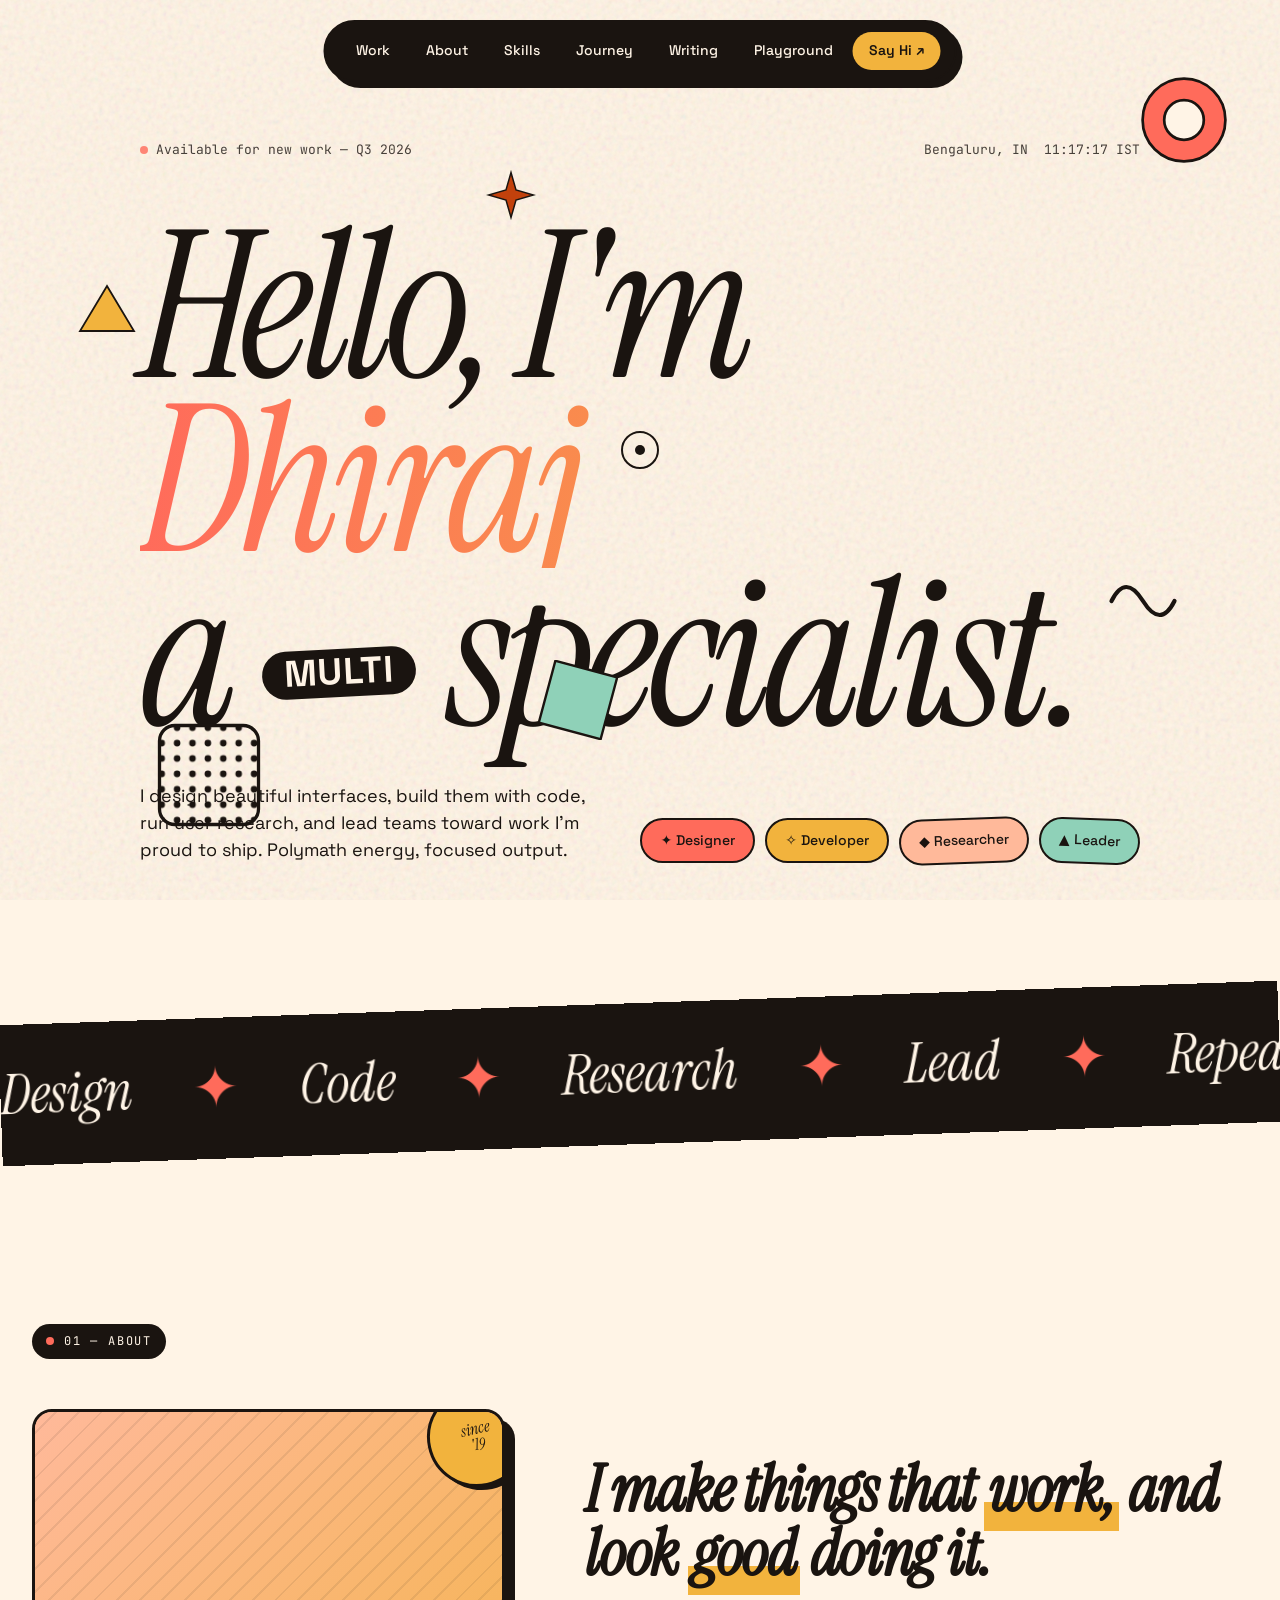
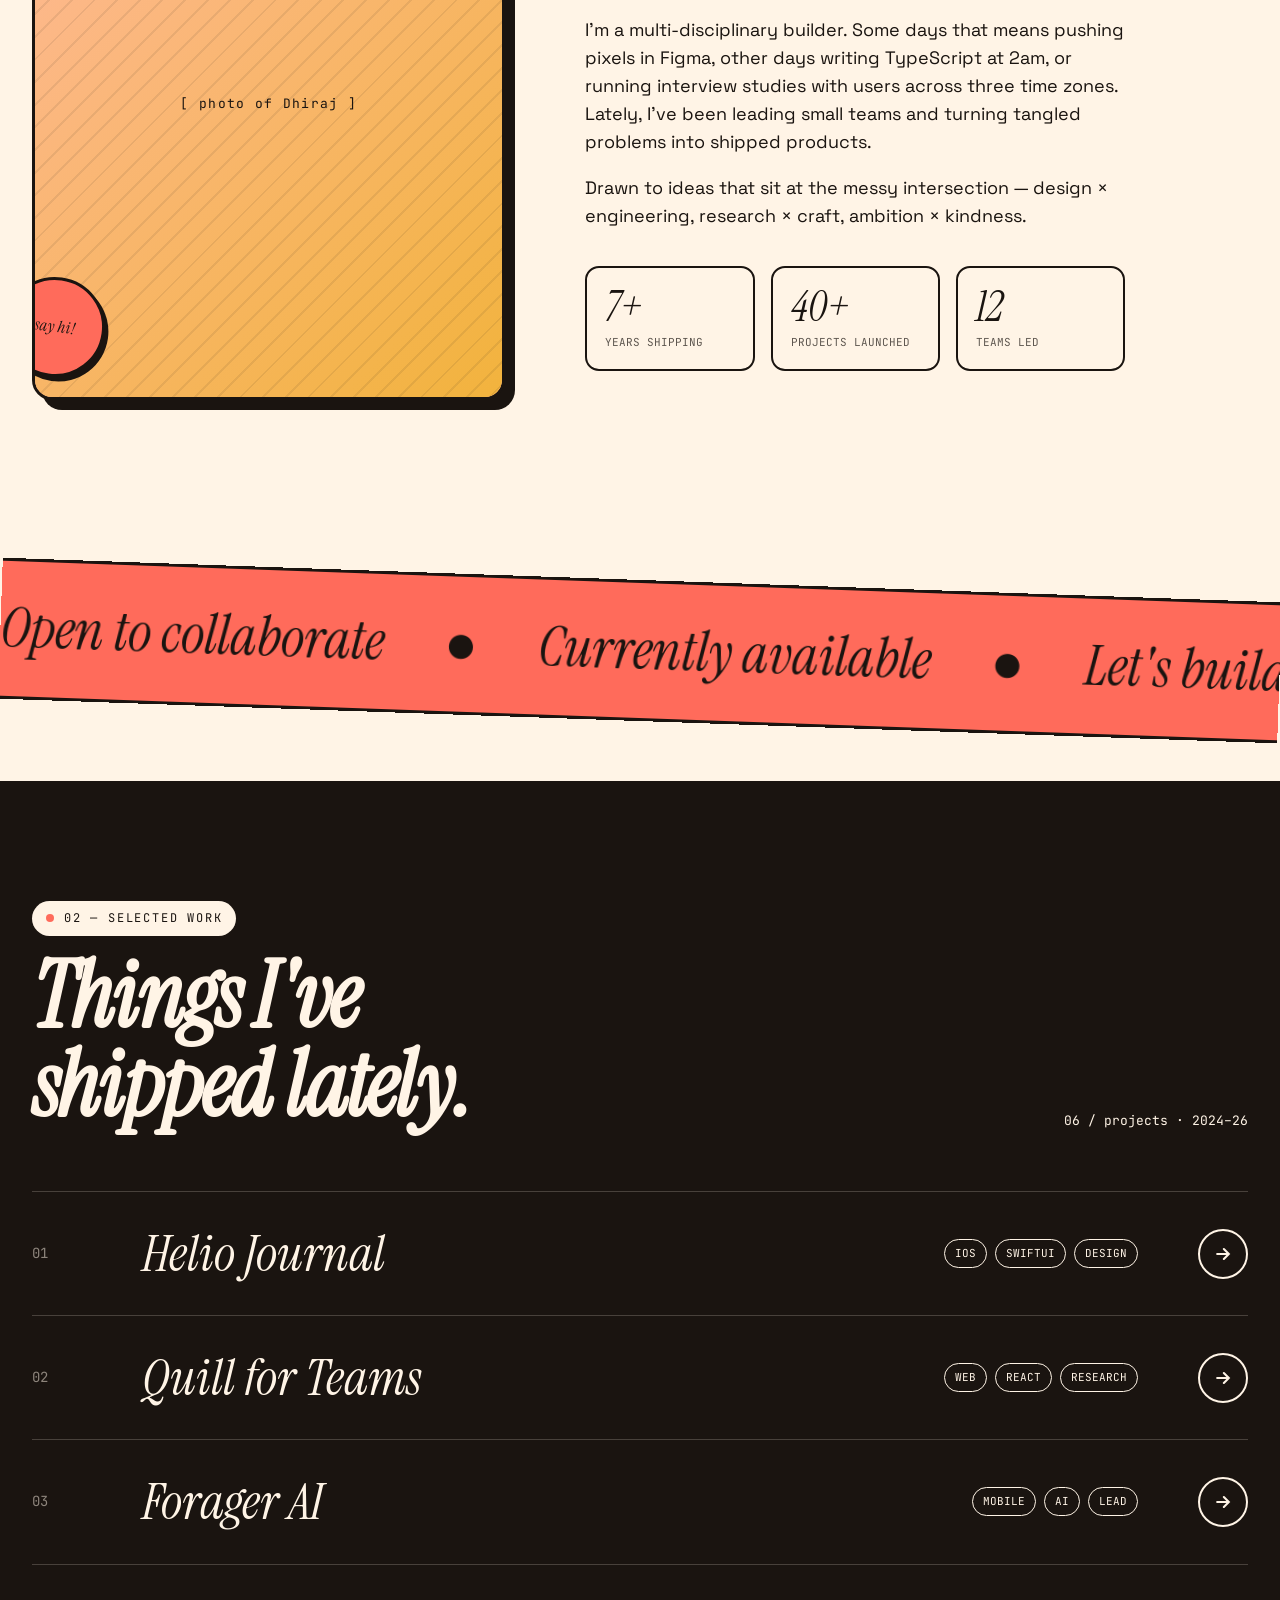
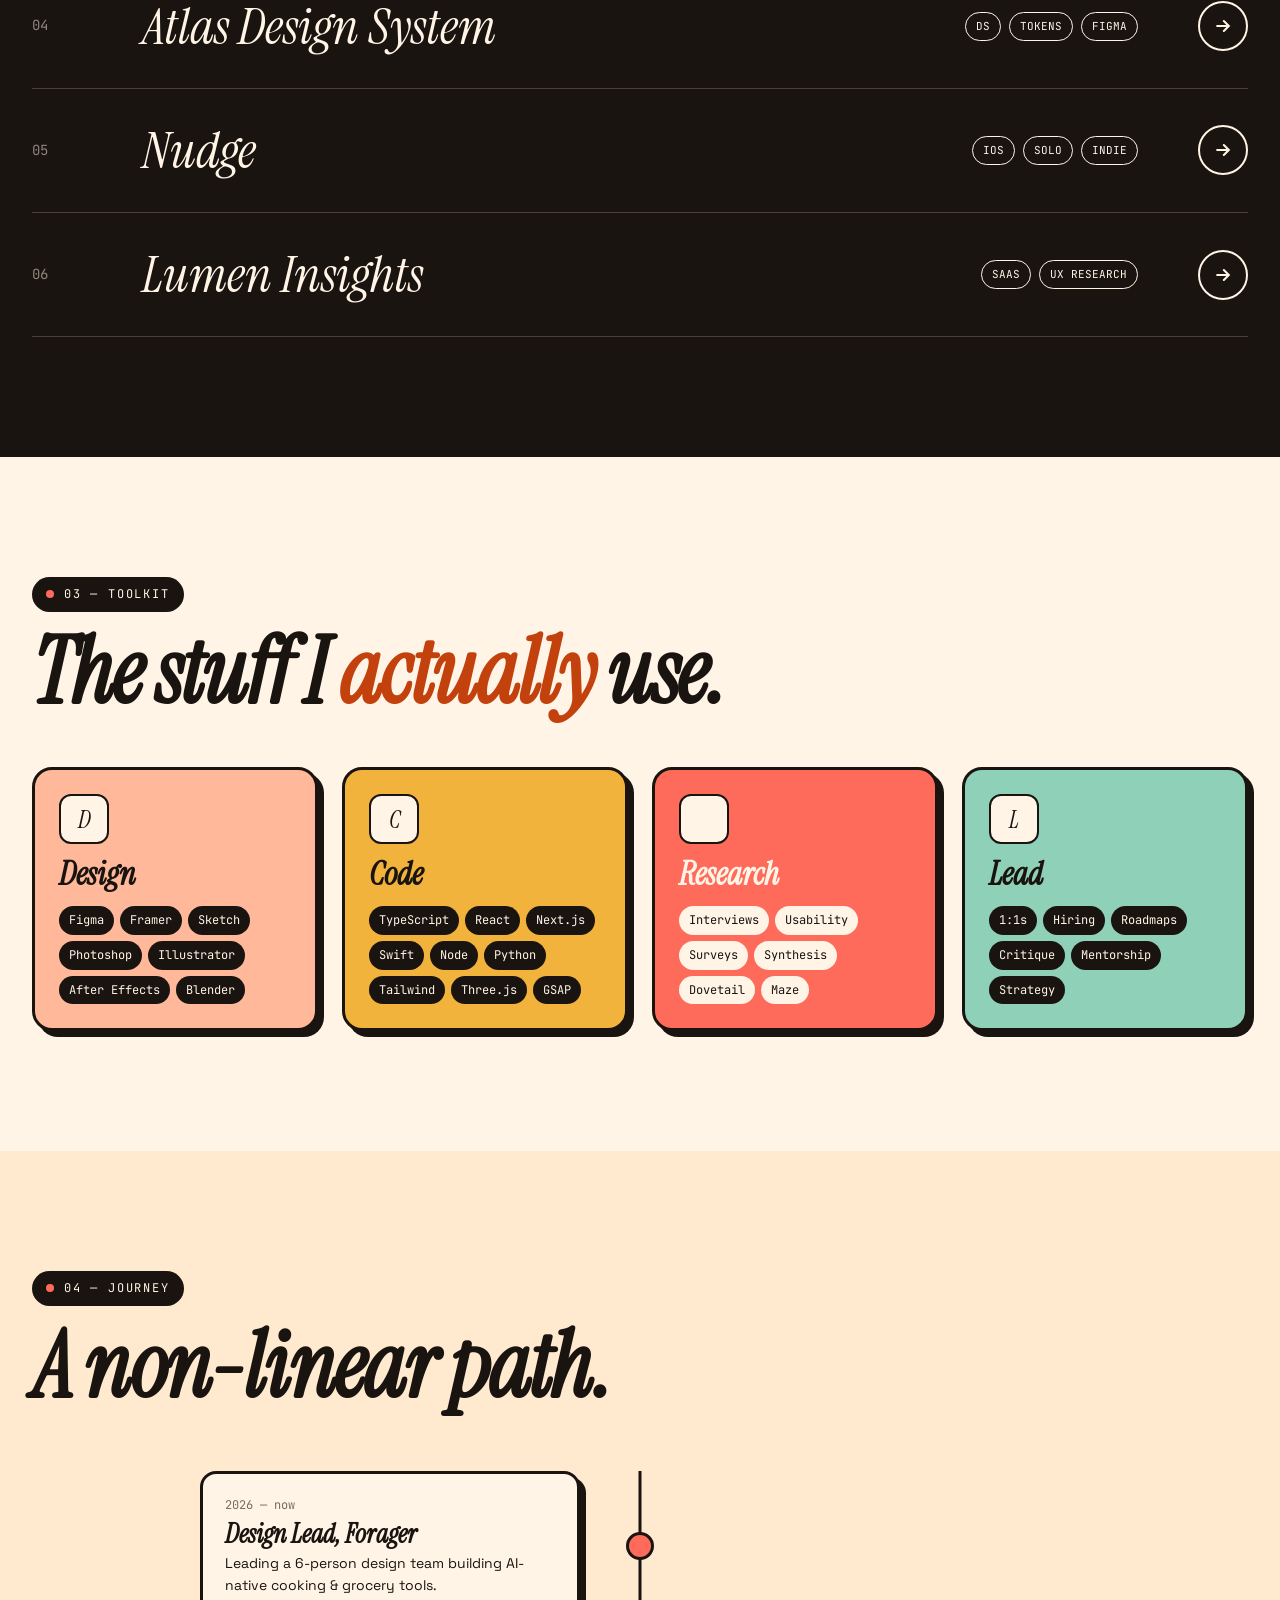
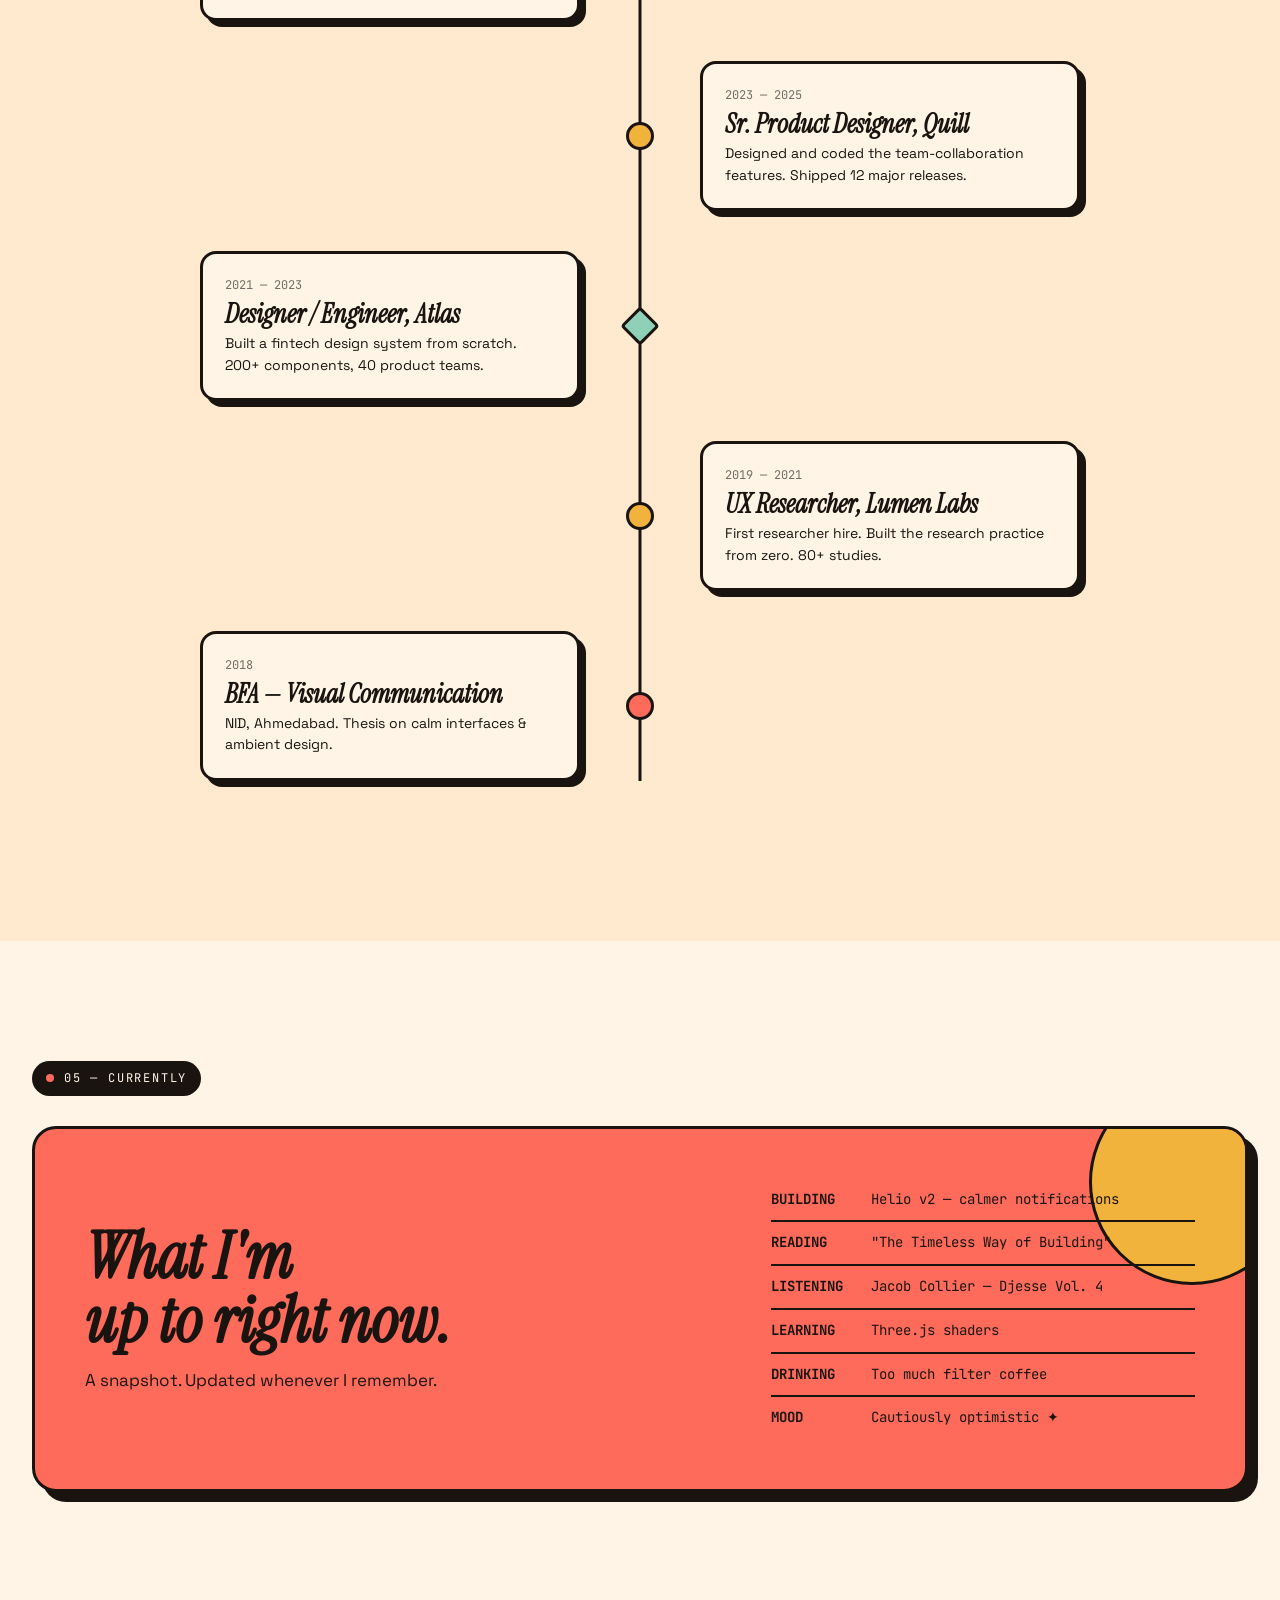
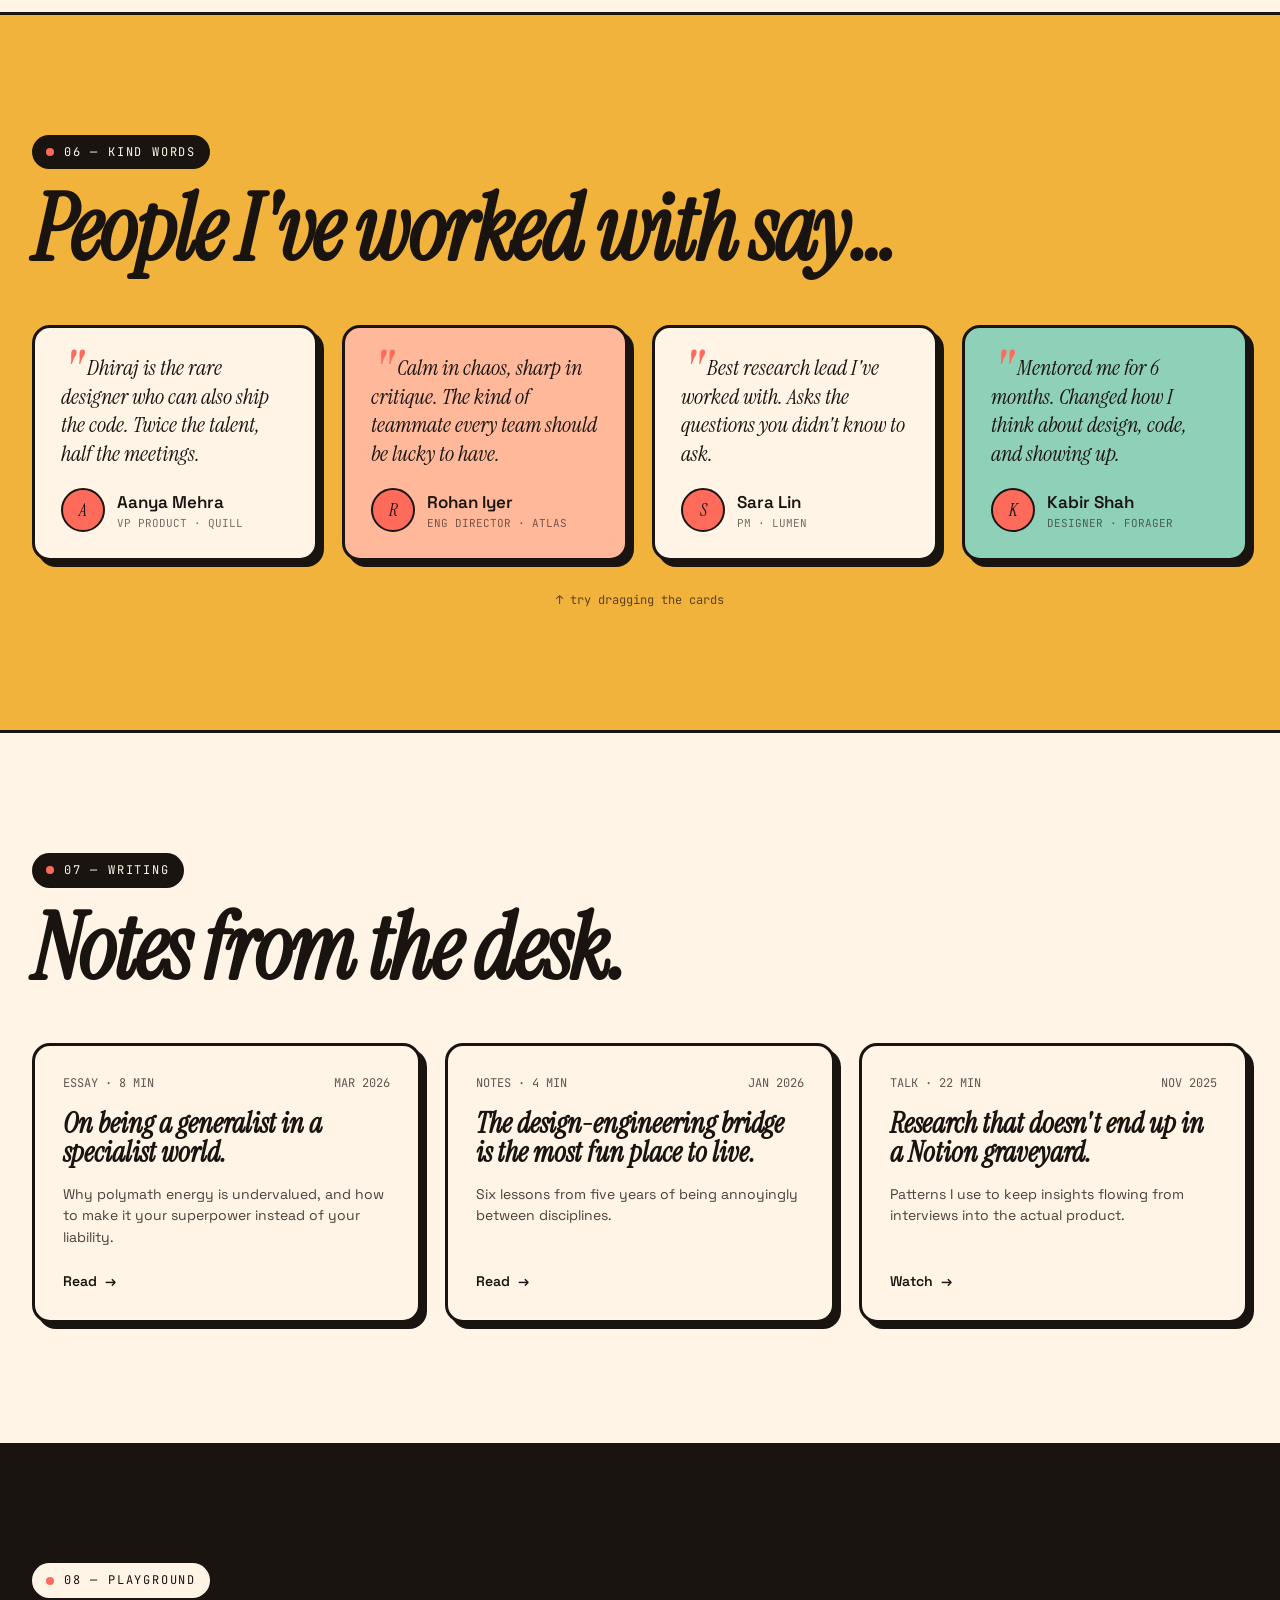
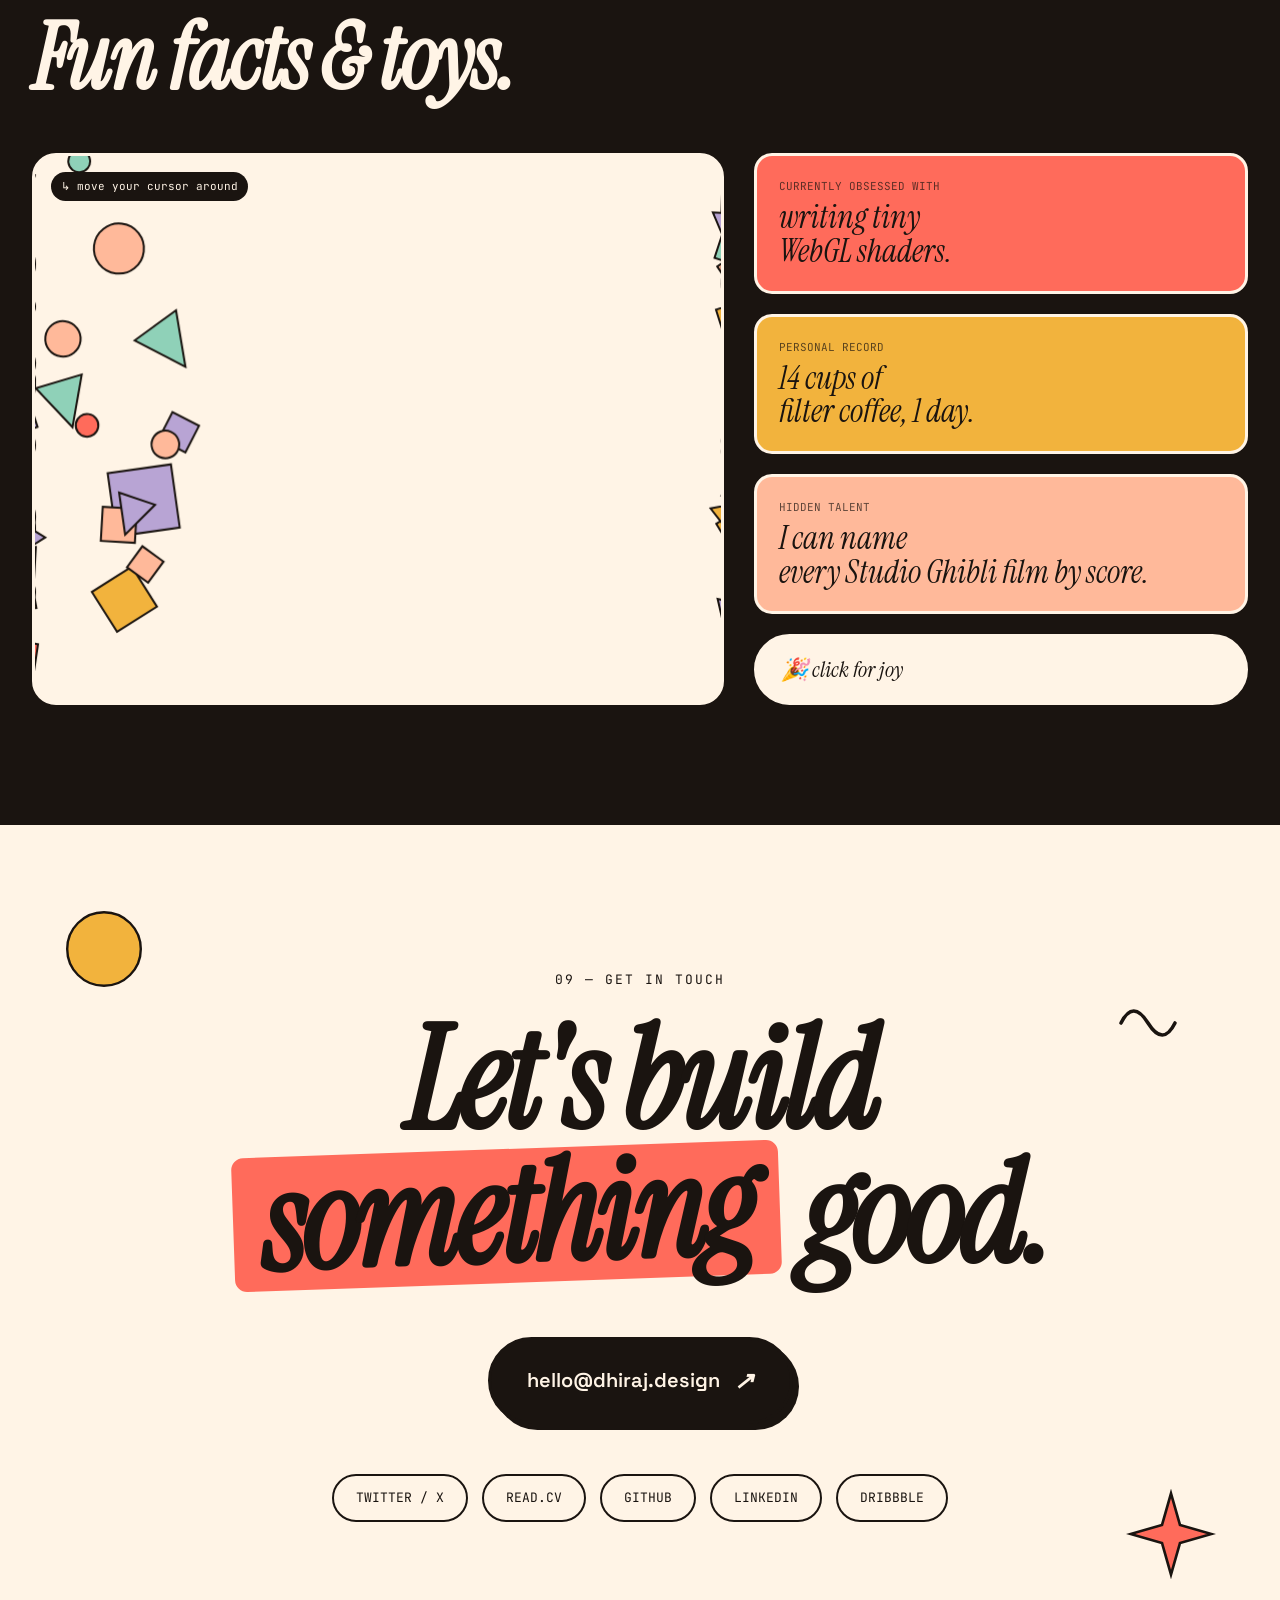
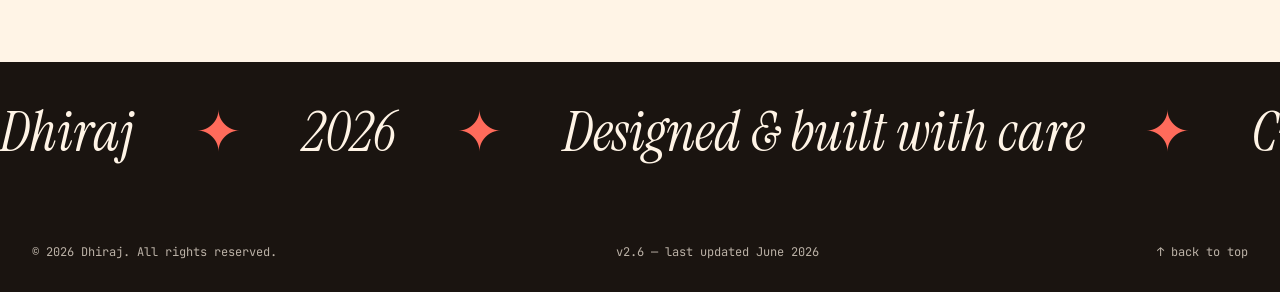
<file: index.html>
<!doctype html>
<html lang="en">
<head>
<meta charset="utf-8" />
<meta name="viewport" content="width=device-width, initial-scale=1" />
<title>Dhiraj — Designer × Developer × Researcher × Leader</title>

<link rel="preconnect" href="https://fonts.googleapis.com">
<link rel="preconnect" href="https://fonts.gstatic.com" crossorigin>
<link href="https://fonts.googleapis.com/css2?family=Instrument+Serif:ital@0;1&family=Space+Grotesk:wght@400;500;600;700&family=JetBrains+Mono:wght@400;500;700&display=swap" rel="stylesheet">

<link rel="stylesheet" href="styles.css">
</head>
<body>

<!-- Hover preview -->
<div class="preview"><div class="preview-inner"></div></div>

<!-- Nav -->
<nav class="nav">
  <a href="#work">Work</a>
  <a href="#about" class="hide-sm">About</a>
  <a href="#skills" class="hide-sm">Skills</a>
  <a href="#timeline" class="hide-sm">Journey</a>
  <a href="#blog" class="hide-sm">Writing</a>
  <a href="#playground" class="hide-sm">Playground</a>
  <a href="#contact" class="cta">Say Hi ↗</a>
</nav>

<!-- ============================================
     HERO
     ============================================ -->
<section class="hero">
  <div class="wrap">
    <div class="hero-meta">
      <div><span class="dot"></span>Available for new work — Q3 2026</div>
      <div>Bengaluru, IN <span id="liveTime" style="margin-left:8px"></span></div>
    </div>

    <h1>
      <span class="line"><span data-scramble>Hello</span>, I'm</span>
      <span class="line accent">Dhiraj</span>
      <span class="line">
        a <span class="stamp">multi</span>
        <em>specialist.</em>
      </span>
    </h1>

    <div class="hero-sub">
      <p>
        I design beautiful interfaces, build them with code, run user research,
        and lead teams toward work I'm proud to ship. Polymath energy, focused output.
      </p>
      <div class="roles">
        <span class="role-chip">✦ Designer</span>
        <span class="role-chip">✧ Developer</span>
        <span class="role-chip">◆ Researcher</span>
        <span class="role-chip">▲ Leader</span>
      </div>
    </div>
  </div>

  <!-- Floating Memphis shapes -->
  <div class="shape s-1" data-parallax="-0.15">
    <svg viewBox="0 0 100 100"><circle cx="50" cy="50" r="46" fill="#FF6B5B" stroke="#1A1410" stroke-width="3"/><circle cx="50" cy="50" r="22" fill="#FFF4E6" stroke="#1A1410" stroke-width="3"/></svg>
  </div>
  <div class="shape s-2" data-parallax="0.2">
    <svg viewBox="0 0 100 100"><path d="M5 50 Q 25 10, 50 50 T 95 50" fill="none" stroke="#1A1410" stroke-width="6" stroke-linecap="round"/></svg>
  </div>
  <div class="shape s-3" data-parallax="-0.1">
    <svg viewBox="0 0 100 100"><polygon points="50,5 95,80 5,80" fill="#F2B33D" stroke="#1A1410" stroke-width="3"/></svg>
  </div>
  <div class="shape s-4" data-parallax="0.12">
    <svg viewBox="0 0 100 100">
      <pattern id="dots" patternUnits="userSpaceOnUse" width="14" height="14"><circle cx="7" cy="7" r="3" fill="#1A1410"/></pattern>
      <rect x="5" y="5" width="90" height="90" rx="14" fill="url(#dots)" stroke="#1A1410" stroke-width="3"/>
    </svg>
  </div>
  <div class="shape s-5" data-parallax="-0.18">
    <svg viewBox="0 0 100 100"><path d="M50 5 L60 40 L95 50 L60 60 L50 95 L40 60 L5 50 L40 40 Z" fill="#C2410C" stroke="#1A1410" stroke-width="3"/></svg>
  </div>
  <div class="shape s-6" data-parallax="0.08">
    <svg viewBox="0 0 100 100"><rect x="10" y="10" width="80" height="80" fill="#8FD1B8" stroke="#1A1410" stroke-width="3" transform="rotate(15 50 50)"/></svg>
  </div>
</section>

<!-- Marquee -->
<div class="marquee">
  <div class="marquee-track">
    <span>Design</span><span class="star">✦</span>
    <span>Code</span><span class="star">✦</span>
    <span>Research</span><span class="star">✦</span>
    <span>Lead</span><span class="star">✦</span>
    <span>Repeat</span><span class="star">✦</span>
    <span>Design</span><span class="star">✦</span>
    <span>Code</span><span class="star">✦</span>
    <span>Research</span><span class="star">✦</span>
    <span>Lead</span><span class="star">✦</span>
  </div>
</div>

<!-- ============================================
     ABOUT
     ============================================ -->
<section class="about" id="about">
  <div class="wrap">
    <span class="section-label reveal">01 — About</span>
    <div class="about-grid">
      <div class="about-photo reveal">
        <div class="placeholder-img">[ photo of Dhiraj ]</div>
        <div class="sticker s1" data-draggable>since<br>'19</div>
        <div class="sticker s2" data-draggable>say hi!</div>
      </div>
      <div class="about-copy reveal">
        <h2>I make things that <span class="underline">work,</span> and look <span class="underline">good</span> doing it.</h2>
        <p>
          I'm a multi-disciplinary builder. Some days that means pushing pixels in Figma,
          other days writing TypeScript at 2am, or running interview studies with users
          across three time zones. Lately, I've been leading small teams and turning
          tangled problems into shipped products.
        </p>
        <p>
          Drawn to ideas that sit at the messy intersection — design × engineering,
          research × craft, ambition × kindness.
        </p>
        <div class="about-stats">
          <div class="stat">
            <span class="num">7+</span>
            <span class="lbl">Years shipping</span>
          </div>
          <div class="stat">
            <span class="num">40+</span>
            <span class="lbl">Projects launched</span>
          </div>
          <div class="stat">
            <span class="num">12</span>
            <span class="lbl">Teams led</span>
          </div>
        </div>
      </div>
    </div>
  </div>
</section>

<!-- Second marquee -->
<div class="marquee alt">
  <div class="marquee-track">
    <span>Open to collaborate</span><span class="star">●</span>
    <span>Currently available</span><span class="star">●</span>
    <span>Let's build something</span><span class="star">●</span>
    <span>Open to collaborate</span><span class="star">●</span>
    <span>Currently available</span><span class="star">●</span>
  </div>
</div>

<!-- ============================================
     WORK
     ============================================ -->
<section class="work" id="work">
  <div class="wrap">
    <div class="work-head">
      <div>
        <span class="section-label reveal">02 — Selected Work</span>
        <h2 class="reveal">Things I've <br>shipped lately.</h2>
      </div>
      <div class="count reveal">06 / projects · 2024–26</div>
    </div>

    <div class="project-list">
      <a href="case-study.html" data-transition class="project reveal" data-preview="Helio — a calmer journaling app." data-color="#FFB99A">
        <span class="num">01</span>
        <span class="title">Helio Journal</span>
        <div class="tags">
          <span class="tag">iOS</span>
          <span class="tag">SwiftUI</span>
          <span class="tag">Design</span>
        </div>
        <div class="arrow">
          <svg viewBox="0 0 24 24" fill="none" stroke="currentColor" stroke-width="2.5" stroke-linecap="round"><path d="M5 12h14M13 6l6 6-6 6"/></svg>
        </div>
      </a>

      <a href="case-study.html" data-transition class="project reveal" data-preview="Quill — collab writing tool for teams." data-color="#F2B33D">
        <span class="num">02</span>
        <span class="title">Quill for Teams</span>
        <div class="tags">
          <span class="tag">Web</span>
          <span class="tag">React</span>
          <span class="tag">Research</span>
        </div>
        <div class="arrow">
          <svg viewBox="0 0 24 24" fill="none" stroke="currentColor" stroke-width="2.5" stroke-linecap="round"><path d="M5 12h14M13 6l6 6-6 6"/></svg>
        </div>
      </a>

      <a href="case-study.html" data-transition class="project reveal" data-preview="Forager — AI grocery & meal planner." data-color="#FF6B5B">
        <span class="num">03</span>
        <span class="title">Forager AI</span>
        <div class="tags">
          <span class="tag">Mobile</span>
          <span class="tag">AI</span>
          <span class="tag">Lead</span>
        </div>
        <div class="arrow">
          <svg viewBox="0 0 24 24" fill="none" stroke="currentColor" stroke-width="2.5" stroke-linecap="round"><path d="M5 12h14M13 6l6 6-6 6"/></svg>
        </div>
      </a>

      <a href="case-study.html" data-transition class="project reveal" data-preview="Atlas — design system for fintech." data-color="#8FD1B8">
        <span class="num">04</span>
        <span class="title">Atlas Design System</span>
        <div class="tags">
          <span class="tag">DS</span>
          <span class="tag">Tokens</span>
          <span class="tag">Figma</span>
        </div>
        <div class="arrow">
          <svg viewBox="0 0 24 24" fill="none" stroke="currentColor" stroke-width="2.5" stroke-linecap="round"><path d="M5 12h14M13 6l6 6-6 6"/></svg>
        </div>
      </a>

      <a href="case-study.html" data-transition class="project reveal" data-preview="Nudge — habit tracker, gently." data-color="#B8A4D4">
        <span class="num">05</span>
        <span class="title">Nudge</span>
        <div class="tags">
          <span class="tag">iOS</span>
          <span class="tag">Solo</span>
          <span class="tag">Indie</span>
        </div>
        <div class="arrow">
          <svg viewBox="0 0 24 24" fill="none" stroke="currentColor" stroke-width="2.5" stroke-linecap="round"><path d="M5 12h14M13 6l6 6-6 6"/></svg>
        </div>
      </a>

      <a href="case-study.html" data-transition class="project reveal" data-preview="Lumen — research insights platform." data-color="#FFE9CF">
        <span class="num">06</span>
        <span class="title">Lumen Insights</span>
        <div class="tags">
          <span class="tag">SaaS</span>
          <span class="tag">UX Research</span>
        </div>
        <div class="arrow">
          <svg viewBox="0 0 24 24" fill="none" stroke="currentColor" stroke-width="2.5" stroke-linecap="round"><path d="M5 12h14M13 6l6 6-6 6"/></svg>
        </div>
      </a>
    </div>
  </div>
</section>

<!-- ============================================
     SKILLS
     ============================================ -->
<section class="skills" id="skills">
  <div class="wrap">
    <span class="section-label reveal">03 — Toolkit</span>
    <h2 class="reveal">The stuff I <em>actually</em> use.</h2>

    <div class="skill-groups">
      <div class="skill-group reveal">
        <div class="icon">D</div>
        <h3>Design</h3>
        <div class="skill-list">
          <span class="skill-pill">Figma</span>
          <span class="skill-pill">Framer</span>
          <span class="skill-pill">Sketch</span>
          <span class="skill-pill">Photoshop</span>
          <span class="skill-pill">Illustrator</span>
          <span class="skill-pill">After Effects</span>
          <span class="skill-pill">Blender</span>
        </div>
      </div>

      <div class="skill-group reveal">
        <div class="icon">C</div>
        <h3>Code</h3>
        <div class="skill-list">
          <span class="skill-pill">TypeScript</span>
          <span class="skill-pill">React</span>
          <span class="skill-pill">Next.js</span>
          <span class="skill-pill">Swift</span>
          <span class="skill-pill">Node</span>
          <span class="skill-pill">Python</span>
          <span class="skill-pill">Tailwind</span>
          <span class="skill-pill">Three.js</span>
          <span class="skill-pill">GSAP</span>
        </div>
      </div>

      <div class="skill-group reveal">
        <div class="icon">R</div>
        <h3>Research</h3>
        <div class="skill-list">
          <span class="skill-pill">Interviews</span>
          <span class="skill-pill">Usability</span>
          <span class="skill-pill">Surveys</span>
          <span class="skill-pill">Synthesis</span>
          <span class="skill-pill">Dovetail</span>
          <span class="skill-pill">Maze</span>
        </div>
      </div>

      <div class="skill-group reveal">
        <div class="icon">L</div>
        <h3>Lead</h3>
        <div class="skill-list">
          <span class="skill-pill">1:1s</span>
          <span class="skill-pill">Hiring</span>
          <span class="skill-pill">Roadmaps</span>
          <span class="skill-pill">Critique</span>
          <span class="skill-pill">Mentorship</span>
          <span class="skill-pill">Strategy</span>
        </div>
      </div>
    </div>
  </div>
</section>

<!-- ============================================
     TIMELINE
     ============================================ -->
<section class="timeline" id="timeline">
  <div class="wrap">
    <span class="section-label reveal">04 — Journey</span>
    <h2 class="reveal">A non-linear path.</h2>

    <div class="tl-list">
      <div class="tl-item reveal">
        <div class="tl-card">
          <div class="yr">2026 — now</div>
          <h4>Design Lead, Forager</h4>
          <p>Leading a 6-person design team building AI-native cooking & grocery tools.</p>
        </div>
        <div class="tl-dot"></div>
        <div class="tl-empty"></div>
      </div>

      <div class="tl-item reveal">
        <div class="tl-empty"></div>
        <div class="tl-dot"></div>
        <div class="tl-card">
          <div class="yr">2023 — 2025</div>
          <h4>Sr. Product Designer, Quill</h4>
          <p>Designed and coded the team-collaboration features. Shipped 12 major releases.</p>
        </div>
      </div>

      <div class="tl-item reveal">
        <div class="tl-card">
          <div class="yr">2021 — 2023</div>
          <h4>Designer / Engineer, Atlas</h4>
          <p>Built a fintech design system from scratch. 200+ components, 40 product teams.</p>
        </div>
        <div class="tl-dot"></div>
        <div class="tl-empty"></div>
      </div>

      <div class="tl-item reveal">
        <div class="tl-empty"></div>
        <div class="tl-dot"></div>
        <div class="tl-card">
          <div class="yr">2019 — 2021</div>
          <h4>UX Researcher, Lumen Labs</h4>
          <p>First researcher hire. Built the research practice from zero. 80+ studies.</p>
        </div>
      </div>

      <div class="tl-item reveal">
        <div class="tl-card">
          <div class="yr">2018</div>
          <h4>BFA — Visual Communication</h4>
          <p>NID, Ahmedabad. Thesis on calm interfaces &amp; ambient design.</p>
        </div>
        <div class="tl-dot"></div>
        <div class="tl-empty"></div>
      </div>
    </div>
  </div>
</section>

<!-- ============================================
     NOW
     ============================================ -->
<section class="now">
  <div class="wrap">
    <span class="section-label reveal">05 — Currently</span>
    <div class="now-card reveal" style="margin-top:30px">
      <div>
        <h2>What I'm <br>up to <em>right now.</em></h2>
        <p style="margin-top:14px;max-width:380px;position:relative;z-index:1">A snapshot. Updated whenever I remember.</p>
      </div>
      <ul class="now-list">
        <li><span class="k">Building</span> Helio v2 — calmer notifications</li>
        <li><span class="k">Reading</span> "The Timeless Way of Building"</li>
        <li><span class="k">Listening</span> Jacob Collier — Djesse Vol. 4</li>
        <li><span class="k">Learning</span> Three.js shaders</li>
        <li><span class="k">Drinking</span> Too much filter coffee</li>
        <li><span class="k">Mood</span> Cautiously optimistic ✦</li>
      </ul>
    </div>
  </div>
</section>

<!-- ============================================
     TESTIMONIALS
     ============================================ -->
<section class="tests">
  <div class="wrap">
    <span class="section-label reveal">06 — Kind words</span>
    <h2 class="reveal">People I've worked with say…</h2>
    <div class="test-grid">
      <div class="test-card reveal" data-draggable>
        <div class="quote">Dhiraj is the rare designer who can also ship the code. Twice the talent, half the meetings.</div>
        <div class="who">
          <div class="avatar">A</div>
          <div>
            <div class="name">Aanya Mehra</div>
            <div class="role">VP Product · Quill</div>
          </div>
        </div>
      </div>

      <div class="test-card reveal" data-draggable>
        <div class="quote">Calm in chaos, sharp in critique. The kind of teammate every team should be lucky to have.</div>
        <div class="who">
          <div class="avatar">R</div>
          <div>
            <div class="name">Rohan Iyer</div>
            <div class="role">Eng Director · Atlas</div>
          </div>
        </div>
      </div>

      <div class="test-card reveal" data-draggable>
        <div class="quote">Best research lead I've worked with. Asks the questions you didn't know to ask.</div>
        <div class="who">
          <div class="avatar">S</div>
          <div>
            <div class="name">Sara Lin</div>
            <div class="role">PM · Lumen</div>
          </div>
        </div>
      </div>

      <div class="test-card reveal" data-draggable>
        <div class="quote">Mentored me for 6 months. Changed how I think about design, code, and showing up.</div>
        <div class="who">
          <div class="avatar">K</div>
          <div>
            <div class="name">Kabir Shah</div>
            <div class="role">Designer · Forager</div>
          </div>
        </div>
      </div>
    </div>
    <p style="margin-top:30px;font-family:'JetBrains Mono',monospace;font-size:12px;text-align:center;opacity:0.7">↑ try dragging the cards</p>
  </div>
</section>

<!-- ============================================
     BLOG
     ============================================ -->
<section class="blog" id="blog">
  <div class="wrap">
    <span class="section-label reveal">07 — Writing</span>
    <h2 class="reveal">Notes from the desk.</h2>
    <div class="blog-grid">
      <a href="#" class="post reveal">
        <div class="meta"><span>Essay · 8 min</span><span>Mar 2026</span></div>
        <h3>On being a generalist in a specialist world.</h3>
        <p>Why polymath energy is undervalued, and how to make it your superpower instead of your liability.</p>
        <span class="read">Read</span>
      </a>
      <a href="#" class="post reveal">
        <div class="meta"><span>Notes · 4 min</span><span>Jan 2026</span></div>
        <h3>The design-engineering bridge is the most fun place to live.</h3>
        <p>Six lessons from five years of being annoyingly between disciplines.</p>
        <span class="read">Read</span>
      </a>
      <a href="#" class="post reveal">
        <div class="meta"><span>Talk · 22 min</span><span>Nov 2025</span></div>
        <h3>Research that doesn't end up in a Notion graveyard.</h3>
        <p>Patterns I use to keep insights flowing from interviews into the actual product.</p>
        <span class="read">Watch</span>
      </a>
    </div>
  </div>
</section>

<!-- ============================================
     PLAYGROUND
     ============================================ -->
<section class="play" id="playground">
  <div class="wrap">
    <span class="section-label reveal">08 — Playground</span>
    <h2 class="reveal">Fun facts &amp; toys.</h2>
    <div class="play-grid">
      <div class="play-canvas-card reveal">
        <div class="hint">↳ move your cursor around</div>
        <canvas id="playCanvas"></canvas>
      </div>
      <div class="play-side">
        <div class="fact-card reveal">
          <div class="lbl">Currently obsessed with</div>
          <div class="val">writing tiny <br>WebGL shaders.</div>
        </div>
        <div class="fact-card reveal">
          <div class="lbl">Personal record</div>
          <div class="val">14 cups of <br>filter coffee, 1 day.</div>
        </div>
        <div class="fact-card reveal">
          <div class="lbl">Hidden talent</div>
          <div class="val">I can name <br>every <em>Studio Ghibli</em> film by score.</div>
        </div>
        <button id="confettiBtn" class="confetti-btn reveal" data-magnetic>
          🎉 click for joy
        </button>
      </div>
    </div>
  </div>
</section>

<!-- ============================================
     CONTACT
     ============================================ -->
<section class="contact" id="contact">
  <div class="wrap">
    <span class="small reveal">09 — Get in touch</span>
    <h2 class="reveal">
      Let's build <br>
      <span class="swap">something</span> good.
    </h2>
    <a href="mailto:hello@dhiraj.design" class="email-btn reveal" data-magnetic>
      hello@dhiraj.design
      <span style="font-family:'Instrument Serif',serif;font-style:italic;font-size:24px">↗</span>
    </a>
    <div class="socials reveal">
      <a class="social" href="#">Twitter / X</a>
      <a class="social" href="#">Read.cv</a>
      <a class="social" href="#">GitHub</a>
      <a class="social" href="#">LinkedIn</a>
      <a class="social" href="#">Dribbble</a>
    </div>
  </div>

  <!-- Decorative Memphis shapes -->
  <div class="shape" style="top:10%;left:5%;width:80px;height:80px;animation:float 7s ease-in-out infinite">
    <svg viewBox="0 0 100 100"><circle cx="50" cy="50" r="46" fill="#F2B33D" stroke="#1A1410" stroke-width="3"/></svg>
  </div>
  <div class="shape" style="bottom:10%;right:5%;width:90px;height:90px;animation:spin 14s linear infinite">
    <svg viewBox="0 0 100 100"><path d="M50 5 L60 40 L95 50 L60 60 L50 95 L40 60 L5 50 L40 40 Z" fill="#FF6B5B" stroke="#1A1410" stroke-width="3"/></svg>
  </div>
  <div class="shape" style="top:20%;right:8%;width:60px;height:60px;animation:float 5s ease-in-out infinite reverse">
    <svg viewBox="0 0 100 100"><path d="M5 50 Q 25 10, 50 50 T 95 50" fill="none" stroke="#1A1410" stroke-width="6" stroke-linecap="round"/></svg>
  </div>
</section>

<!-- Footer marquee -->
<div class="marquee" style="margin:0;transform:none;border-radius:0">
  <div class="marquee-track">
    <span>Dhiraj</span><span class="star">✦</span>
    <span>2026</span><span class="star">✦</span>
    <span>Designed &amp; built with care</span><span class="star">✦</span>
    <span>Crafted in Bengaluru</span><span class="star">✦</span>
  </div>
</div>

<footer class="footer">
  <div class="wrap">
    <div class="footer-inner">
      <div>© 2026 Dhiraj. All rights reserved.</div>
      <div>v2.6 — last updated June 2026</div>
      <div>↑ back to top</div>
    </div>
  </div>
</footer>

<script src="app.js"></script>
</body>
</html>
</file>
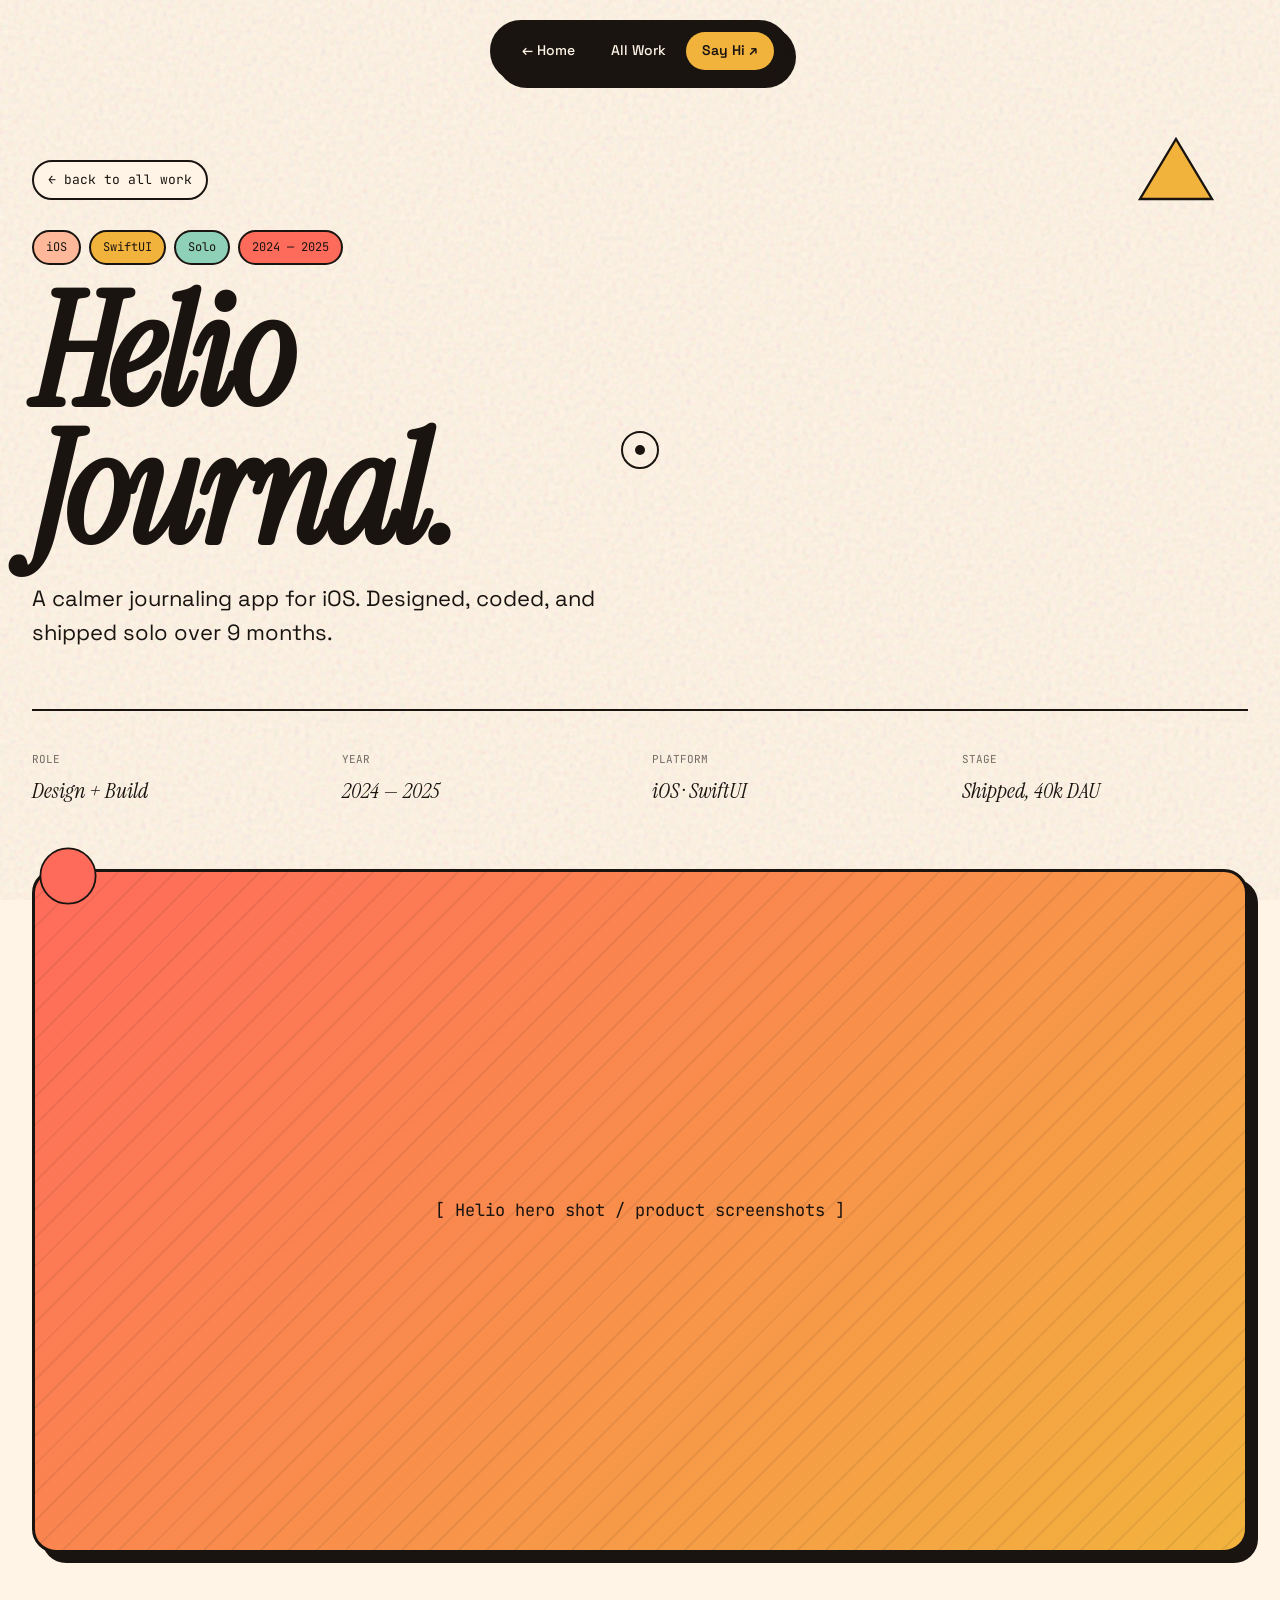
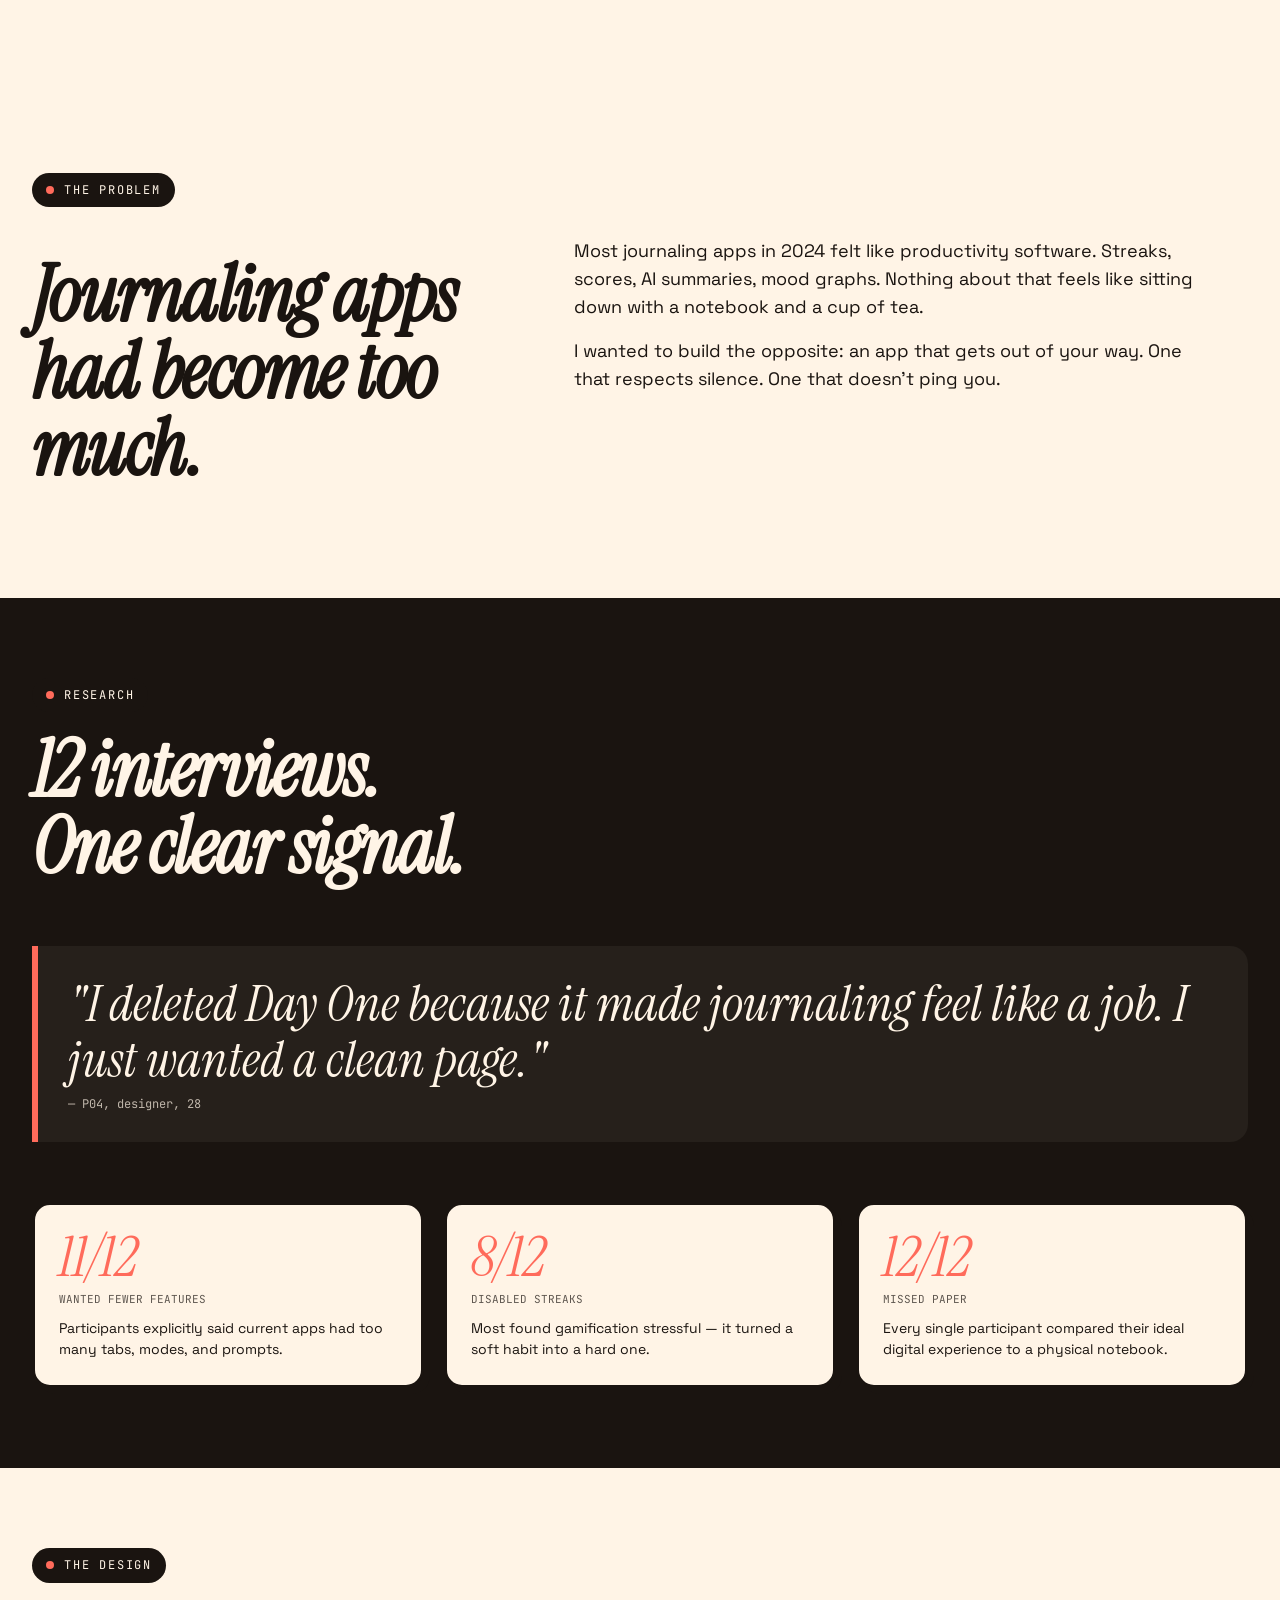
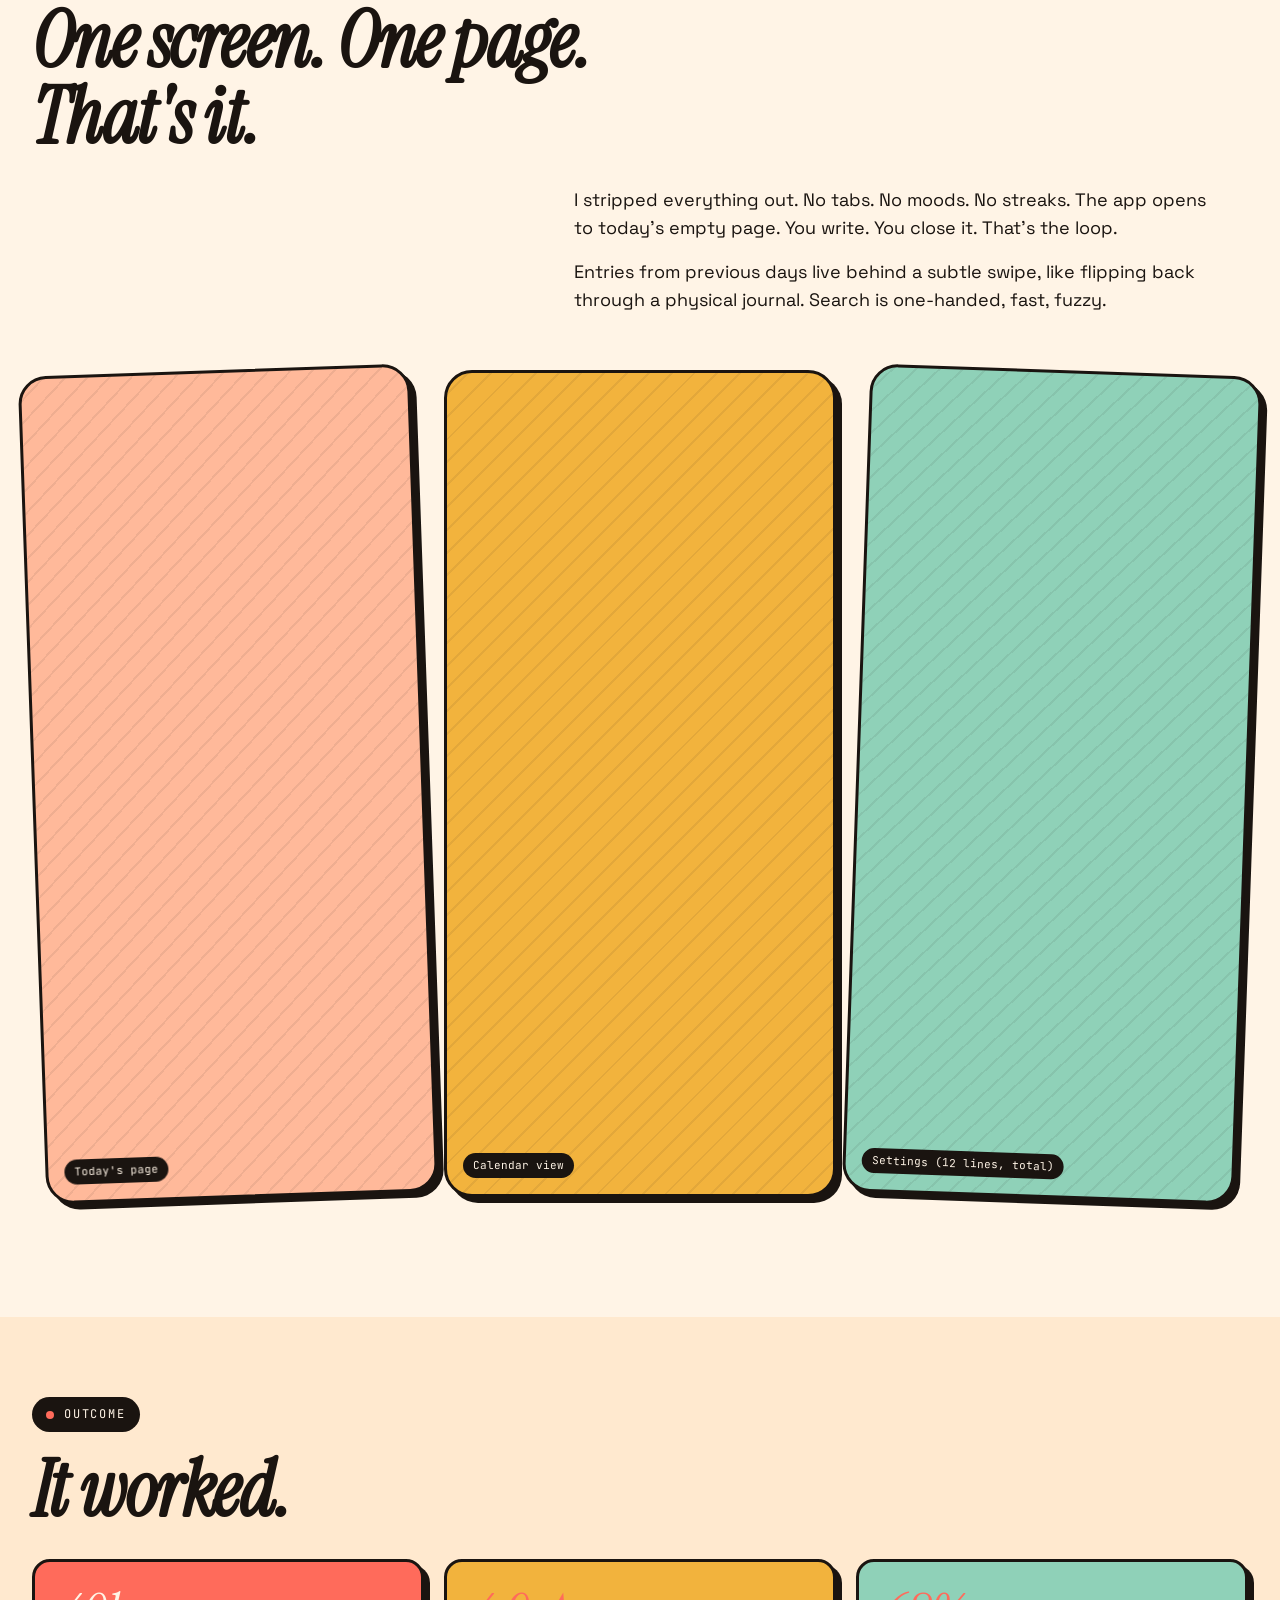
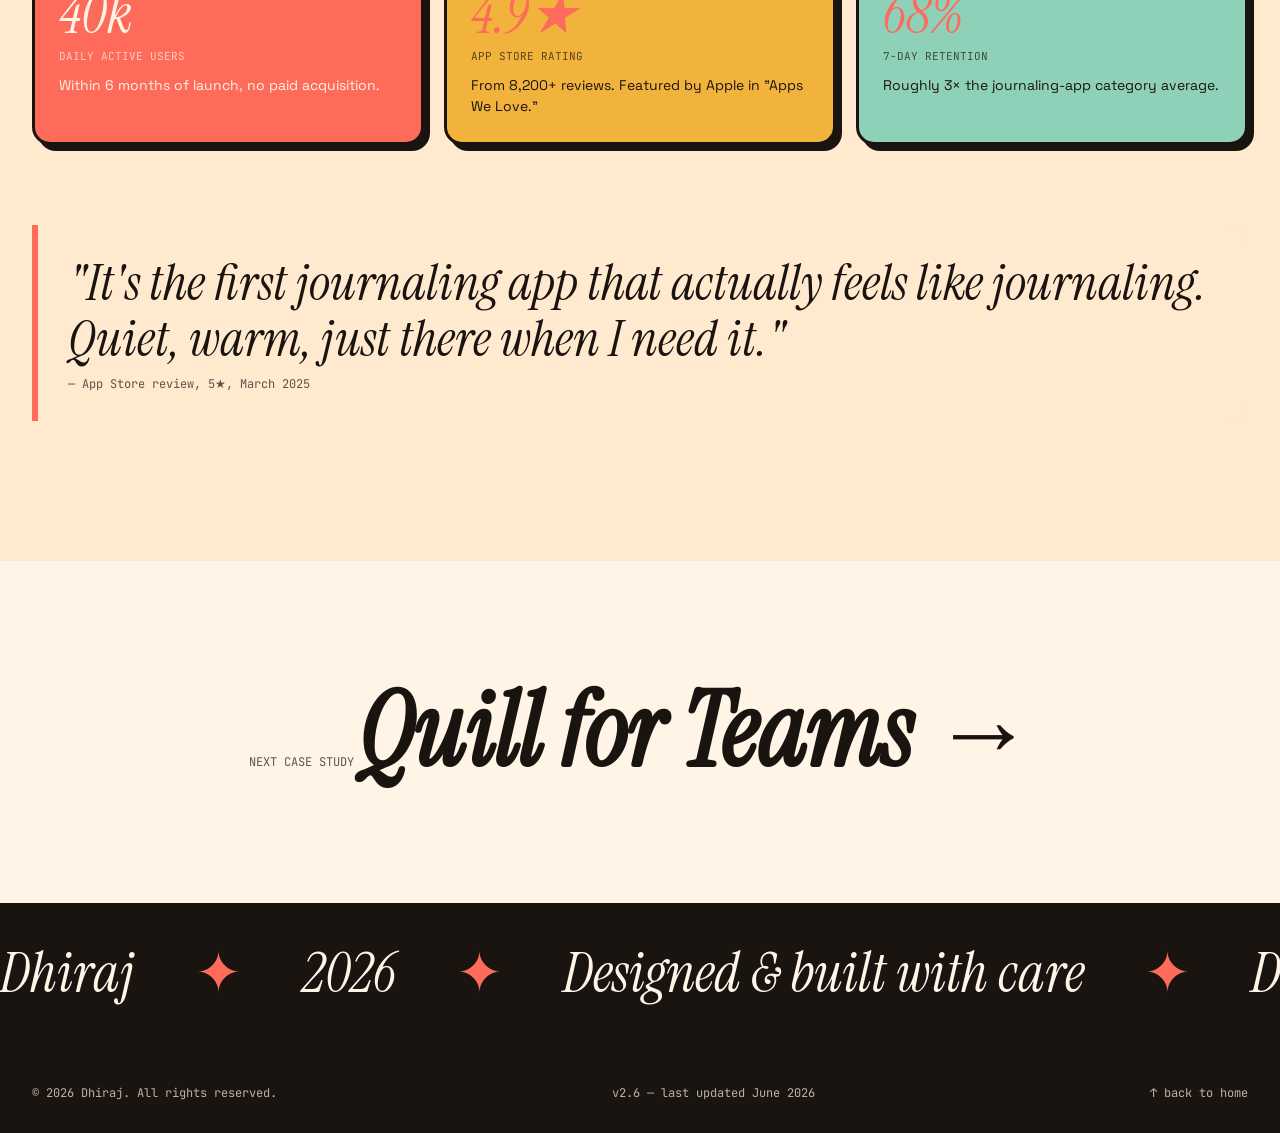
<file: case-study.html>
<!doctype html>
<html lang="en">
<head>
<meta charset="utf-8" />
<meta name="viewport" content="width=device-width, initial-scale=1" />
<title>Helio Journal — Case Study · Dhiraj</title>

<link rel="preconnect" href="https://fonts.googleapis.com">
<link rel="preconnect" href="https://fonts.gstatic.com" crossorigin>
<link href="https://fonts.googleapis.com/css2?family=Instrument+Serif:ital@0;1&family=Space+Grotesk:wght@400;500;600;700&family=JetBrains+Mono:wght@400;500;700&display=swap" rel="stylesheet">

<link rel="stylesheet" href="styles.css">

<style>
  .cs-hero { padding: 160px 0 80px; position: relative; overflow: hidden; }
  .cs-back { display: inline-flex; align-items: center; gap: 8px; font-family: 'JetBrains Mono', monospace; font-size: 13px; padding: 8px 14px; border: 2px solid var(--ink); border-radius: 999px; background: var(--cream); margin-bottom: 30px; }
  .cs-back:hover { background: var(--mustard); }
  .cs-hero h1 { font-family: 'Instrument Serif', serif; font-style: italic; font-size: clamp(60px, 12vw, 180px); line-height: 0.9; letter-spacing: -0.03em; margin: 20px 0; }
  .cs-tags { display: flex; gap: 8px; flex-wrap: wrap; margin-bottom: 16px; }
  .cs-tags .tag { padding: 6px 12px; border: 2px solid var(--ink); border-radius: 999px; font-family: 'JetBrains Mono', monospace; font-size: 12px; background: var(--peach); }
  .cs-meta { display: grid; grid-template-columns: repeat(4, 1fr); gap: 24px; margin-top: 60px; padding-top: 40px; border-top: 2px solid var(--ink); }
  .cs-meta .k { font-family: 'JetBrains Mono', monospace; font-size: 11px; text-transform: uppercase; opacity: 0.6; }
  .cs-meta .v { font-family: 'Instrument Serif', serif; font-style: italic; font-size: 22px; margin-top: 6px; }

  .cs-hero-img {
    margin: 60px 0;
    background: var(--coral);
    border: 3px solid var(--ink);
    border-radius: 24px;
    aspect-ratio: 16/9;
    background-image:
      repeating-linear-gradient(135deg, transparent, transparent 18px, rgba(26,20,16,0.07) 18px, rgba(26,20,16,0.07) 20px),
      linear-gradient(135deg, var(--coral), var(--mustard));
    display: flex;
    align-items: center;
    justify-content: center;
    font-family: 'JetBrains Mono', monospace;
    box-shadow: var(--shadow-lg);
  }

  .cs-section { padding: 80px 0; }
  .cs-section.dark { background: var(--ink); color: var(--cream); }
  .cs-section h2 { font-family: 'Instrument Serif', serif; font-style: italic; font-size: clamp(40px, 6vw, 88px); line-height: 1; margin: 20px 0 30px; letter-spacing: -0.02em; }
  .cs-grid-2 { display: grid; grid-template-columns: 1fr 1.4fr; gap: 60px; align-items: start; }
  .cs-section p { font-size: 18px; margin-bottom: 16px; max-width: 640px; }
  .cs-section p + p { margin-top: 0; }

  .cs-pull {
    font-family: 'Instrument Serif', serif;
    font-style: italic;
    font-size: clamp(32px, 4vw, 56px);
    line-height: 1.1;
    margin: 60px 0;
    padding: 30px;
    border-left: 6px solid var(--coral);
    background: var(--cream-2);
    border-radius: 0 18px 18px 0;
  }
  .cs-section.dark .cs-pull { background: rgba(255,244,230,0.05); }

  .cs-row { display: grid; grid-template-columns: repeat(3, 1fr); gap: 20px; margin-top: 30px; }
  .cs-card { background: var(--cream); color: var(--ink); border: 3px solid var(--ink); border-radius: 18px; padding: 24px; box-shadow: var(--shadow); }
  .cs-card .num { font-family: 'Instrument Serif', serif; font-style: italic; font-size: 56px; display: block; line-height: 1; color: var(--coral); }
  .cs-card .lbl { font-family: 'JetBrains Mono', monospace; font-size: 11px; text-transform: uppercase; opacity: 0.7; margin-top: 6px; }
  .cs-card .desc { font-size: 14px; margin-top: 10px; }

  .cs-screens { display: grid; grid-template-columns: repeat(3, 1fr); gap: 20px; margin: 40px 0; }
  .cs-screen {
    aspect-ratio: 9/19;
    background: var(--cream);
    border: 3px solid var(--ink);
    border-radius: 28px;
    box-shadow: var(--shadow);
    overflow: hidden;
    position: relative;
    background-image:
      repeating-linear-gradient(135deg, transparent, transparent 14px, rgba(26,20,16,0.07) 14px, rgba(26,20,16,0.07) 16px);
  }
  .cs-screen:nth-child(1) { background-color: var(--peach); transform: rotate(-2deg); }
  .cs-screen:nth-child(2) { background-color: var(--mustard); }
  .cs-screen:nth-child(3) { background-color: var(--mint); transform: rotate(2deg); }
  .cs-screen .lbl {
    position: absolute;
    bottom: 16px; left: 16px;
    font-family: 'JetBrains Mono', monospace;
    font-size: 11px;
    background: var(--ink);
    color: var(--cream);
    padding: 4px 10px;
    border-radius: 999px;
  }

  .cs-next {
    padding: 100px 0;
    text-align: center;
  }
  .cs-next .small { font-family: 'JetBrains Mono', monospace; font-size: 12px; text-transform: uppercase; opacity: 0.7; }
  .cs-next h3 { font-family: 'Instrument Serif', serif; font-style: italic; font-size: clamp(48px, 8vw, 120px); margin: 20px 0; line-height: 1; }
  .cs-next a { display: inline-flex; align-items: center; gap: 10px; color: inherit; }
  .cs-next a:hover h3 { color: var(--terracotta); }

  @media (max-width: 900px) {
    .cs-meta { grid-template-columns: 1fr 1fr; }
    .cs-grid-2 { grid-template-columns: 1fr; gap: 20px; }
    .cs-row, .cs-screens { grid-template-columns: 1fr; }
  }
</style>
</head>
<body>

<!-- Nav -->
<nav class="nav">
  <a href="index.html" data-transition>← Home</a>
  <a href="index.html#work" data-transition class="hide-sm">All Work</a>
  <a href="index.html#contact" data-transition class="cta">Say Hi ↗</a>
</nav>

<section class="cs-hero">
  <div class="wrap">
    <a href="index.html" data-transition class="cs-back">← back to all work</a>
    <div class="cs-tags">
      <span class="tag">iOS</span>
      <span class="tag" style="background:var(--mustard)">SwiftUI</span>
      <span class="tag" style="background:var(--mint)">Solo</span>
      <span class="tag" style="background:var(--coral)">2024 — 2025</span>
    </div>
    <h1>Helio<br>Journal.</h1>
    <p style="font-size:22px;max-width:600px">A calmer journaling app for iOS. Designed, coded, and shipped solo over 9 months.</p>
    <div class="cs-meta">
      <div><div class="k">Role</div><div class="v">Design + Build</div></div>
      <div><div class="k">Year</div><div class="v">2024 — 2025</div></div>
      <div><div class="k">Platform</div><div class="v">iOS · SwiftUI</div></div>
      <div><div class="k">Stage</div><div class="v">Shipped, 40k DAU</div></div>
    </div>

    <div class="cs-hero-img">[ Helio hero shot / product screenshots ]</div>
  </div>

  <!-- Decorative shapes -->
  <div class="shape" style="top:8%;right:5%;width:80px;height:80px;animation:spin 12s linear infinite">
    <svg viewBox="0 0 100 100"><polygon points="50,5 95,80 5,80" fill="#F2B33D" stroke="#1A1410" stroke-width="3"/></svg>
  </div>
  <div class="shape" style="top:50%;left:3%;width:60px;height:60px;animation:float 6s ease-in-out infinite">
    <svg viewBox="0 0 100 100"><circle cx="50" cy="50" r="46" fill="#FF6B5B" stroke="#1A1410" stroke-width="3"/></svg>
  </div>
</section>

<section class="cs-section">
  <div class="wrap">
    <span class="section-label reveal">The problem</span>
    <div class="cs-grid-2" style="margin-top:30px">
      <h2 class="reveal">Journaling apps had become <em>too much.</em></h2>
      <div class="reveal">
        <p>Most journaling apps in 2024 felt like productivity software. Streaks, scores, AI summaries, mood graphs. Nothing about that feels like sitting down with a notebook and a cup of tea.</p>
        <p>I wanted to build the opposite: an app that gets out of your way. One that respects silence. One that doesn't ping you.</p>
      </div>
    </div>
  </div>
</section>

<section class="cs-section dark">
  <div class="wrap">
    <span class="section-label reveal">Research</span>
    <h2 class="reveal">12 interviews. <br>One clear signal.</h2>
    <div class="cs-pull reveal">
      "I deleted Day One because it made journaling feel like a job. I just wanted a clean page."
      <div style="font-family:'JetBrains Mono',monospace;font-size:12px;margin-top:10px;font-style:normal;opacity:0.7">— P04, designer, 28</div>
    </div>
    <div class="cs-row">
      <div class="cs-card reveal">
        <span class="num">11/12</span>
        <div class="lbl">wanted fewer features</div>
        <div class="desc">Participants explicitly said current apps had too many tabs, modes, and prompts.</div>
      </div>
      <div class="cs-card reveal">
        <span class="num">8/12</span>
        <div class="lbl">disabled streaks</div>
        <div class="desc">Most found gamification stressful — it turned a soft habit into a hard one.</div>
      </div>
      <div class="cs-card reveal">
        <span class="num">12/12</span>
        <div class="lbl">missed paper</div>
        <div class="desc">Every single participant compared their ideal digital experience to a physical notebook.</div>
      </div>
    </div>
  </div>
</section>

<section class="cs-section">
  <div class="wrap">
    <span class="section-label reveal">The design</span>
    <h2 class="reveal">One screen. One page. <br>That's it.</h2>
    <div class="cs-grid-2">
      <div></div>
      <div class="reveal">
        <p>I stripped everything out. No tabs. No moods. No streaks. The app opens to today's empty page. You write. You close it. That's the loop.</p>
        <p>Entries from previous days live behind a subtle swipe, like flipping back through a physical journal. Search is one-handed, fast, fuzzy.</p>
      </div>
    </div>

    <div class="cs-screens">
      <div class="cs-screen"><div class="lbl">Today's page</div></div>
      <div class="cs-screen"><div class="lbl">Calendar view</div></div>
      <div class="cs-screen"><div class="lbl">Settings (12 lines, total)</div></div>
    </div>
  </div>
</section>

<section class="cs-section" style="background:var(--cream-2)">
  <div class="wrap">
    <span class="section-label reveal">Outcome</span>
    <h2 class="reveal">It worked.</h2>
    <div class="cs-row">
      <div class="cs-card reveal" style="background:var(--coral);color:var(--cream)">
        <span class="num" style="color:var(--cream)">40k</span>
        <div class="lbl">daily active users</div>
        <div class="desc">Within 6 months of launch, no paid acquisition.</div>
      </div>
      <div class="cs-card reveal" style="background:var(--mustard)">
        <span class="num">4.9★</span>
        <div class="lbl">App Store rating</div>
        <div class="desc">From 8,200+ reviews. Featured by Apple in "Apps We Love."</div>
      </div>
      <div class="cs-card reveal" style="background:var(--mint)">
        <span class="num">68%</span>
        <div class="lbl">7-day retention</div>
        <div class="desc">Roughly 3× the journaling-app category average.</div>
      </div>
    </div>

    <div class="cs-pull reveal" style="margin-top:80px">
      "It's the first journaling app that actually feels like journaling. Quiet, warm, just there when I need it."
      <div style="font-family:'JetBrains Mono',monospace;font-size:12px;margin-top:10px;font-style:normal;opacity:0.7">— App Store review, 5★, March 2025</div>
    </div>
  </div>
</section>

<section class="cs-next">
  <div class="wrap">
    <span class="small reveal">Next case study</span>
    <a href="case-study.html" data-transition>
      <h3 class="reveal">Quill for Teams →</h3>
    </a>
  </div>
</section>

<div class="marquee" style="margin:0;transform:none;border-radius:0">
  <div class="marquee-track">
    <span>Dhiraj</span><span class="star">✦</span>
    <span>2026</span><span class="star">✦</span>
    <span>Designed &amp; built with care</span><span class="star">✦</span>
  </div>
</div>

<footer class="footer">
  <div class="wrap">
    <div class="footer-inner">
      <div>© 2026 Dhiraj. All rights reserved.</div>
      <div>v2.6 — last updated June 2026</div>
      <div><a href="index.html" data-transition>↑ back to home</a></div>
    </div>
  </div>
</footer>

<script src="app.js"></script>
</body>
</html>
</file>
<file: styles.css>
/* ============================================
   DHIRAJ — Memphis Funky Portfolio
   Warm sunset palette
   ============================================ */

:root {
  --cream: #FFF4E6;
  --cream-2: #FFE9CF;
  --peach: #FFB99A;
  --coral: #FF6B5B;
  --mustard: #F2B33D;
  --terracotta: #C2410C;
  --ink: #1A1410;
  --ink-soft: #3A2E26;
  --mint: #8FD1B8; /* tiny accent for variety */
  --lilac: #B8A4D4; /* tiny accent */
  --shadow: 6px 6px 0 var(--ink);
  --shadow-lg: 10px 10px 0 var(--ink);
}

* { box-sizing: border-box; margin: 0; padding: 0; }

html { scroll-behavior: smooth; }

body {
  font-family: 'Space Grotesk', system-ui, sans-serif;
  background: var(--cream);
  color: var(--ink);
  font-size: 17px;
  line-height: 1.55;
  overflow-x: hidden;
  cursor: none; /* custom cursor */
}

/* paper grain */
body::before {
  content: '';
  position: fixed;
  inset: 0;
  pointer-events: none;
  z-index: 1;
  opacity: 0.35;
  background-image: url("data:image/svg+xml,%3Csvg viewBox='0 0 200 200' xmlns='http://www.w3.org/2000/svg'%3E%3Cfilter id='n'%3E%3CfeTurbulence type='fractalNoise' baseFrequency='0.85' numOctaves='2' /%3E%3C/filter%3E%3Crect width='100%25' height='100%25' filter='url(%23n)' opacity='0.45'/%3E%3C/svg%3E");
  mix-blend-mode: multiply;
}

::selection { background: var(--mustard); color: var(--ink); }

a { color: inherit; text-decoration: none; }
button { font-family: inherit; cursor: none; }

/* ---------- Typography ---------- */
.serif { font-family: 'Instrument Serif', 'Times New Roman', serif; font-style: italic; font-weight: 400; letter-spacing: -0.02em; }
.mono  { font-family: 'JetBrains Mono', 'Courier New', monospace; }
.sans  { font-family: 'Space Grotesk', sans-serif; }

h1, h2, h3, h4 { line-height: 1; }

/* ---------- Custom cursor ---------- */
.cursor-dot, .cursor-ring {
  position: fixed;
  top: 0; left: 0;
  pointer-events: none;
  z-index: 9999;
  border-radius: 999px;
  transform: translate(-50%, -50%);
  will-change: transform;
}
.cursor-dot {
  width: 10px; height: 10px;
  background: var(--ink);
  transition: width .25s ease, height .25s ease, background .25s ease;
}
.cursor-ring {
  width: 38px; height: 38px;
  border: 2px solid var(--ink);
  transition: width .3s cubic-bezier(.2,.9,.3,1.4), height .3s cubic-bezier(.2,.9,.3,1.4), background .3s, border-color .3s, opacity .3s;
}
.cursor-ring.hover {
  width: 70px; height: 70px;
  background: var(--coral);
  border-color: var(--ink);
  mix-blend-mode: multiply;
}
.cursor-ring.text-hover {
  width: 8px; height: 8px;
  background: var(--ink);
}

/* ---------- Nav ---------- */
.nav {
  position: fixed;
  top: 20px; left: 50%;
  transform: translateX(-50%);
  z-index: 100;
  background: var(--ink);
  color: var(--cream);
  padding: 10px 14px;
  border-radius: 999px;
  display: flex;
  gap: 4px;
  align-items: center;
  box-shadow: var(--shadow);
  border: 2px solid var(--ink);
}
.nav a {
  padding: 8px 16px;
  border-radius: 999px;
  font-size: 14px;
  font-weight: 500;
  transition: all .2s;
  white-space: nowrap;
}
.nav a:hover { background: var(--coral); color: var(--ink); }
.nav a.cta { background: var(--mustard); color: var(--ink); font-weight: 600; }
.nav a.cta:hover { background: var(--peach); }

/* ---------- Layout helpers ---------- */
.wrap { max-width: 1320px; margin: 0 auto; padding: 0 32px; position: relative; }
section { position: relative; z-index: 2; }

.section-label {
  display: inline-flex;
  align-items: center;
  gap: 10px;
  font-family: 'JetBrains Mono', monospace;
  font-size: 12px;
  text-transform: uppercase;
  letter-spacing: 0.15em;
  padding: 8px 14px;
  background: var(--ink);
  color: var(--cream);
  border-radius: 999px;
}
.section-label::before {
  content: '';
  width: 8px; height: 8px;
  background: var(--coral);
  border-radius: 999px;
  animation: pulse 2s infinite;
}
@keyframes pulse { 50% { opacity: 0.3; } }

/* ============================================
   HERO
   ============================================ */
.hero {
  min-height: 100vh;
  display: flex;
  flex-direction: column;
  justify-content: center;
  padding: 140px 0 80px;
  position: relative;
  overflow: hidden;
}

.hero-meta {
  display: flex;
  justify-content: space-between;
  align-items: center;
  margin-bottom: 60px;
  font-family: 'JetBrains Mono', monospace;
  font-size: 13px;
  opacity: 0.8;
}
.hero-meta .dot { display: inline-block; width: 8px; height: 8px; background: var(--coral); border-radius: 999px; margin-right: 8px; animation: pulse 2s infinite; }

.hero h1 {
  font-family: 'Instrument Serif', serif;
  font-weight: 400;
  font-size: clamp(80px, 16vw, 260px);
  line-height: 0.85;
  letter-spacing: -0.04em;
  font-style: italic;
}
.hero h1 .line { display: block; }
.hero h1 .accent {
  background: linear-gradient(90deg, var(--coral), var(--mustard), var(--terracotta), var(--coral));
  background-size: 300% 100%;
  -webkit-background-clip: text;
  background-clip: text;
  color: transparent;
  animation: gradient-shift 6s linear infinite;
}
@keyframes gradient-shift {
  0% { background-position: 0% 50%; }
  100% { background-position: 300% 50%; }
}

.hero h1 .stamp {
  display: inline-block;
  font-family: 'Space Grotesk', sans-serif;
  font-style: normal;
  font-size: 0.18em;
  font-weight: 700;
  text-transform: uppercase;
  letter-spacing: 0.02em;
  background: var(--ink);
  color: var(--cream);
  padding: 0.2em 0.6em 0.25em;
  border-radius: 999px;
  vertical-align: middle;
  margin: 0 0.15em;
  transform: rotate(-3deg);
}

.hero-sub {
  display: flex;
  align-items: flex-end;
  justify-content: space-between;
  gap: 40px;
  margin-top: 40px;
  flex-wrap: wrap;
}
.hero-sub p {
  max-width: 460px;
  font-size: 18px;
  line-height: 1.5;
}
.hero-sub .roles {
  display: flex;
  flex-wrap: wrap;
  gap: 10px;
}
.role-chip {
  padding: 10px 18px;
  border: 2px solid var(--ink);
  border-radius: 999px;
  font-weight: 500;
  font-size: 14px;
  background: var(--cream);
  transition: transform .2s;
}
.role-chip:nth-child(1) { background: var(--coral); }
.role-chip:nth-child(2) { background: var(--mustard); }
.role-chip:nth-child(3) { background: var(--peach); transform: rotate(-2deg); }
.role-chip:nth-child(4) { background: var(--mint); transform: rotate(2deg); }

/* Memphis floating shapes */
.shape {
  position: absolute;
  pointer-events: none;
  will-change: transform;
}
.shape svg { display: block; width: 100%; height: 100%; }
.s-1 { top: 8%; right: 4%; width: 90px; height: 90px; animation: float 7s ease-in-out infinite; }
.s-2 { top: 60%; right: 8%; width: 70px; height: 70px; animation: float 5s ease-in-out infinite reverse; }
.s-3 { top: 30%; left: 6%; width: 60px; height: 60px; animation: spin 12s linear infinite; }
.s-4 { bottom: 12%; left: 12%; width: 110px; height: 110px; animation: float 9s ease-in-out infinite; }
.s-5 { top: 18%; left: 38%; width: 50px; height: 50px; animation: spin 8s linear infinite reverse; }
.s-6 { top: 70%; left: 42%; width: 80px; height: 80px; animation: float 6s ease-in-out infinite reverse; }

@keyframes float {
  0%, 100% { transform: translateY(0) rotate(0deg); }
  50% { transform: translateY(-30px) rotate(8deg); }
}
@keyframes spin { to { transform: rotate(360deg); } }

/* ---------- Marquee ---------- */
.marquee {
  background: var(--ink);
  color: var(--cream);
  padding: 24px 0;
  overflow: hidden;
  border-top: 3px solid var(--ink);
  border-bottom: 3px solid var(--ink);
  transform: rotate(-2deg);
  margin: 60px 0;
  position: relative;
  z-index: 3;
}
.marquee-track {
  display: flex;
  gap: 60px;
  white-space: nowrap;
  animation: marquee 30s linear infinite;
  font-family: 'Instrument Serif', serif;
  font-style: italic;
  font-size: 56px;
}
.marquee-track .star { color: var(--coral); display: inline-block; font-style: normal; }
@keyframes marquee {
  from { transform: translateX(0); }
  to { transform: translateX(-50%); }
}
.marquee.alt { background: var(--coral); color: var(--ink); transform: rotate(2deg); }
.marquee.alt .star { color: var(--ink); }
.marquee.alt .marquee-track { animation-direction: reverse; animation-duration: 24s; }

/* ============================================
   ABOUT
   ============================================ */
.about {
  padding: 120px 0;
  position: relative;
}
.about-grid {
  display: grid;
  grid-template-columns: 1fr 1.4fr;
  gap: 80px;
  align-items: center;
  margin-top: 50px;
}
.about-photo {
  position: relative;
  aspect-ratio: 4/5;
  background: var(--peach);
  border: 3px solid var(--ink);
  border-radius: 20px;
  box-shadow: var(--shadow-lg);
  display: flex;
  align-items: center;
  justify-content: center;
  overflow: hidden;
}
.about-photo .placeholder-img {
  width: 100%; height: 100%;
  background-image:
    repeating-linear-gradient(135deg, transparent, transparent 14px, rgba(26,20,16,0.08) 14px, rgba(26,20,16,0.08) 16px),
    linear-gradient(135deg, var(--peach), var(--mustard));
  display: flex;
  align-items: center;
  justify-content: center;
  font-family: 'JetBrains Mono', monospace;
  font-size: 13px;
  color: var(--ink);
  letter-spacing: 0.1em;
}
.about-photo .sticker {
  position: absolute;
  width: 100px; height: 100px;
  border-radius: 999px;
  background: var(--mustard);
  border: 3px solid var(--ink);
  display: flex;
  align-items: center;
  justify-content: center;
  font-family: 'Instrument Serif', serif;
  font-style: italic;
  font-size: 16px;
  text-align: center;
  line-height: 1;
  cursor: grab;
  user-select: none;
  z-index: 5;
  box-shadow: 4px 4px 0 var(--ink);
  transform: rotate(-12deg);
}
.about-photo .sticker.s2 {
  background: var(--coral);
  top: auto; bottom: 20px; left: -30px;
  transform: rotate(8deg);
}
.about-photo .sticker.s1 { top: -25px; right: -25px; }

.about-copy h2 {
  font-family: 'Instrument Serif', serif;
  font-style: italic;
  font-size: clamp(40px, 5vw, 72px);
  line-height: 1;
  margin: 20px 0 30px;
  letter-spacing: -0.02em;
}
.about-copy h2 .underline {
  background: linear-gradient(transparent 65%, var(--mustard) 65%);
  padding: 0 4px;
}
.about-copy p { font-size: 18px; margin-bottom: 18px; max-width: 540px; }
.about-stats {
  display: grid;
  grid-template-columns: repeat(3, 1fr);
  gap: 16px;
  margin-top: 36px;
  max-width: 540px;
}
.stat {
  padding: 18px;
  border: 2px solid var(--ink);
  border-radius: 14px;
  background: var(--cream);
  transition: transform .2s;
}
.stat:hover { transform: translateY(-4px) rotate(-1deg); background: var(--mustard); }
.stat .num {
  font-family: 'Instrument Serif', serif;
  font-style: italic;
  font-size: 42px;
  line-height: 1;
  display: block;
}
.stat .lbl { font-family: 'JetBrains Mono', monospace; font-size: 11px; text-transform: uppercase; opacity: 0.7; margin-top: 6px; display: block; }

/* ============================================
   WORK
   ============================================ */
.work {
  padding: 120px 0;
  background: var(--ink);
  color: var(--cream);
  position: relative;
}
.work .section-label { background: var(--cream); color: var(--ink); }
.work-head {
  display: flex;
  justify-content: space-between;
  align-items: flex-end;
  margin-bottom: 60px;
  flex-wrap: wrap;
  gap: 20px;
}
.work-head h2 {
  font-family: 'Instrument Serif', serif;
  font-style: italic;
  font-size: clamp(48px, 7vw, 110px);
  letter-spacing: -0.02em;
  margin-top: 16px;
}
.work-head .count { font-family: 'JetBrains Mono', monospace; font-size: 13px; opacity: 0.7; }

.project-list { display: flex; flex-direction: column; }
.project {
  display: grid;
  grid-template-columns: 80px 1fr auto 80px;
  gap: 30px;
  align-items: center;
  padding: 36px 0;
  border-top: 1px solid rgba(255,244,230,0.2);
  cursor: none;
  position: relative;
  transition: padding .3s;
}
.project:last-child { border-bottom: 1px solid rgba(255,244,230,0.2); }
.project:hover { padding-left: 30px; }
.project .num { font-family: 'JetBrains Mono', monospace; font-size: 14px; opacity: 0.5; }
.project .title {
  font-family: 'Instrument Serif', serif;
  font-style: italic;
  font-size: clamp(32px, 4vw, 56px);
  line-height: 1;
  transition: color .3s;
}
.project:hover .title { color: var(--mustard); }
.project .tags { display: flex; gap: 8px; flex-wrap: wrap; justify-content: flex-end; }
.project .tag {
  font-family: 'JetBrains Mono', monospace;
  font-size: 11px;
  padding: 5px 10px;
  border: 1px solid var(--cream);
  border-radius: 999px;
  text-transform: uppercase;
}
.project .arrow {
  width: 50px; height: 50px;
  border: 2px solid var(--cream);
  border-radius: 999px;
  display: flex;
  align-items: center;
  justify-content: center;
  transition: all .3s;
  justify-self: end;
}
.project:hover .arrow { background: var(--coral); border-color: var(--coral); transform: rotate(-45deg); }
.project .arrow svg { width: 20px; height: 20px; }

/* hover preview that follows cursor */
.preview {
  position: fixed;
  top: 0; left: 0;
  width: 320px;
  height: 220px;
  pointer-events: none;
  z-index: 50;
  opacity: 0;
  transition: opacity .2s, transform .15s ease-out;
  border: 3px solid var(--ink);
  border-radius: 16px;
  overflow: hidden;
  box-shadow: var(--shadow-lg);
  will-change: transform;
}
.preview.show { opacity: 1; }
.preview-inner {
  width: 100%; height: 100%;
  display: flex;
  align-items: center;
  justify-content: center;
  font-family: 'Instrument Serif', serif;
  font-style: italic;
  font-size: 28px;
  color: var(--ink);
}

/* ============================================
   SKILLS
   ============================================ */
.skills { padding: 120px 0; position: relative; }
.skills h2 {
  font-family: 'Instrument Serif', serif;
  font-style: italic;
  font-size: clamp(48px, 7vw, 110px);
  margin: 16px 0 50px;
  letter-spacing: -0.02em;
}
.skills h2 em { color: var(--terracotta); }

.skill-groups {
  display: grid;
  grid-template-columns: repeat(auto-fit, minmax(280px, 1fr));
  gap: 24px;
}
.skill-group {
  border: 3px solid var(--ink);
  border-radius: 20px;
  padding: 24px;
  background: var(--cream);
  box-shadow: var(--shadow);
  transition: transform .25s;
}
.skill-group:hover { transform: translate(-4px, -4px); box-shadow: 10px 10px 0 var(--ink); }
.skill-group:nth-child(1) { background: var(--peach); }
.skill-group:nth-child(2) { background: var(--mustard); }
.skill-group:nth-child(3) { background: var(--coral); color: var(--cream); }
.skill-group:nth-child(4) { background: var(--mint); }

.skill-group h3 {
  font-family: 'Instrument Serif', serif;
  font-style: italic;
  font-size: 32px;
  margin-bottom: 16px;
}
.skill-group .icon {
  width: 50px; height: 50px;
  border: 2px solid var(--ink);
  border-radius: 12px;
  background: var(--cream);
  display: flex;
  align-items: center;
  justify-content: center;
  margin-bottom: 14px;
  font-family: 'Instrument Serif', serif;
  font-style: italic;
  font-size: 24px;
}
.skill-list { display: flex; flex-wrap: wrap; gap: 6px; }
.skill-pill {
  font-family: 'JetBrains Mono', monospace;
  font-size: 12px;
  padding: 5px 10px;
  background: var(--ink);
  color: var(--cream);
  border-radius: 999px;
  transition: transform .2s;
}
.skill-pill:hover { transform: rotate(-3deg) scale(1.08); background: var(--cream); color: var(--ink); }
.skill-group:nth-child(3) .skill-pill { background: var(--cream); color: var(--ink); }
.skill-group:nth-child(3) .skill-pill:hover { background: var(--ink); color: var(--cream); }

/* ============================================
   TIMELINE
   ============================================ */
.timeline { padding: 120px 0; background: var(--cream-2); position: relative; }
.timeline h2 {
  font-family: 'Instrument Serif', serif;
  font-style: italic;
  font-size: clamp(48px, 7vw, 110px);
  margin: 16px 0 60px;
  letter-spacing: -0.02em;
}

.tl-list { position: relative; max-width: 880px; margin: 0 auto; }
.tl-list::before {
  content: '';
  position: absolute;
  top: 0; bottom: 0; left: 50%;
  width: 3px;
  background: var(--ink);
  transform: translateX(-50%);
}
.tl-item {
  display: grid;
  grid-template-columns: 1fr 60px 1fr;
  gap: 0;
  margin-bottom: 40px;
  align-items: center;
}
.tl-card {
  background: var(--cream);
  border: 3px solid var(--ink);
  border-radius: 16px;
  padding: 22px;
  box-shadow: var(--shadow);
}
.tl-card .yr { font-family: 'JetBrains Mono', monospace; font-size: 12px; opacity: 0.6; }
.tl-card h4 { font-family: 'Instrument Serif', serif; font-style: italic; font-size: 26px; margin: 6px 0; }
.tl-card p { font-size: 14px; }
.tl-dot {
  width: 28px; height: 28px;
  background: var(--coral);
  border: 3px solid var(--ink);
  border-radius: 999px;
  justify-self: center;
  z-index: 2;
}
.tl-item:nth-child(2n) .tl-dot { background: var(--mustard); }
.tl-item:nth-child(3n) .tl-dot { background: var(--mint); border-radius: 4px; transform: rotate(45deg); }
.tl-item:nth-child(odd) .tl-card { grid-column: 1; margin-right: 30px; }
.tl-item:nth-child(odd) .tl-empty { grid-column: 3; }
.tl-item:nth-child(even) .tl-card { grid-column: 3; margin-left: 30px; }
.tl-item:nth-child(even) .tl-empty { grid-column: 1; }

/* ============================================
   NOW
   ============================================ */
.now { padding: 120px 0; }
.now-card {
  background: var(--coral);
  border: 3px solid var(--ink);
  border-radius: 24px;
  padding: 50px;
  box-shadow: var(--shadow-lg);
  display: grid;
  grid-template-columns: 1.5fr 1fr;
  gap: 50px;
  align-items: center;
  position: relative;
  overflow: hidden;
}
.now-card::before {
  content: '';
  position: absolute;
  right: -50px; top: -50px;
  width: 200px; height: 200px;
  background: var(--mustard);
  border-radius: 999px;
  border: 3px solid var(--ink);
}
.now-card h2 {
  font-family: 'Instrument Serif', serif;
  font-style: italic;
  font-size: clamp(40px, 5vw, 72px);
  line-height: 1;
  position: relative;
  z-index: 1;
}
.now-list { position: relative; z-index: 1; }
.now-list li {
  list-style: none;
  padding: 10px 0;
  border-bottom: 2px solid var(--ink);
  font-family: 'JetBrains Mono', monospace;
  font-size: 14px;
  display: flex;
  gap: 10px;
}
.now-list li:last-child { border: none; }
.now-list li .k { font-weight: 700; min-width: 90px; text-transform: uppercase; }

/* ============================================
   TESTIMONIALS
   ============================================ */
.tests { padding: 120px 0; background: var(--mustard); border-top: 3px solid var(--ink); border-bottom: 3px solid var(--ink); position: relative; }
.tests h2 {
  font-family: 'Instrument Serif', serif;
  font-style: italic;
  font-size: clamp(48px, 7vw, 110px);
  margin: 16px 0 50px;
  letter-spacing: -0.02em;
}
.test-grid {
  display: grid;
  grid-template-columns: repeat(auto-fit, minmax(280px, 1fr));
  gap: 24px;
}
.test-card {
  background: var(--cream);
  border: 3px solid var(--ink);
  border-radius: 18px;
  padding: 26px;
  box-shadow: var(--shadow);
  cursor: grab;
  user-select: none;
  position: relative;
  transition: transform .2s, box-shadow .2s;
}
.test-card:nth-child(1) { transform: rotate(-2deg); }
.test-card:nth-child(2) { transform: rotate(1.5deg); background: var(--peach); }
.test-card:nth-child(3) { transform: rotate(-1deg); }
.test-card:nth-child(4) { transform: rotate(2deg); background: var(--mint); }
.test-card:active { cursor: grabbing; }
.test-card .quote {
  font-family: 'Instrument Serif', serif;
  font-style: italic;
  font-size: 22px;
  line-height: 1.3;
  margin-bottom: 20px;
}
.test-card .quote::before { content: '"'; font-size: 60px; line-height: 0; vertical-align: -0.3em; margin-right: 4px; color: var(--coral); }
.test-card .who { display: flex; gap: 12px; align-items: center; }
.test-card .avatar { width: 44px; height: 44px; border-radius: 999px; background: var(--coral); border: 2px solid var(--ink); display: flex; align-items: center; justify-content: center; font-family: 'Instrument Serif', serif; font-style: italic; }
.test-card .name { font-weight: 600; }
.test-card .role { font-family: 'JetBrains Mono', monospace; font-size: 11px; opacity: 0.6; text-transform: uppercase; }

/* ============================================
   BLOG
   ============================================ */
.blog { padding: 120px 0; }
.blog h2 {
  font-family: 'Instrument Serif', serif;
  font-style: italic;
  font-size: clamp(48px, 7vw, 110px);
  margin: 16px 0 50px;
  letter-spacing: -0.02em;
}
.blog-grid {
  display: grid;
  grid-template-columns: repeat(auto-fit, minmax(300px, 1fr));
  gap: 24px;
}
.post {
  border: 3px solid var(--ink);
  border-radius: 18px;
  padding: 28px;
  background: var(--cream);
  box-shadow: var(--shadow);
  transition: transform .25s, box-shadow .25s;
  display: flex;
  flex-direction: column;
  gap: 16px;
  min-height: 280px;
}
.post:hover { transform: translate(-4px, -4px); box-shadow: 10px 10px 0 var(--ink); }
.post .meta { font-family: 'JetBrains Mono', monospace; font-size: 12px; text-transform: uppercase; opacity: 0.7; display: flex; justify-content: space-between; }
.post h3 { font-family: 'Instrument Serif', serif; font-style: italic; font-size: 28px; line-height: 1.05; }
.post p { font-size: 14px; opacity: 0.8; flex: 1; }
.post .read { display: inline-flex; align-items: center; gap: 8px; font-weight: 600; font-size: 14px; }
.post .read::after { content: '→'; transition: transform .2s; }
.post:hover .read::after { transform: translateX(6px); }

/* ============================================
   PLAYGROUND
   ============================================ */
.play { padding: 120px 0; background: var(--ink); color: var(--cream); position: relative; overflow: hidden; }
.play h2 {
  font-family: 'Instrument Serif', serif;
  font-style: italic;
  font-size: clamp(48px, 7vw, 110px);
  margin: 16px 0 50px;
  letter-spacing: -0.02em;
}
.play .section-label { background: var(--cream); color: var(--ink); }

.play-grid {
  display: grid;
  grid-template-columns: 1.4fr 1fr;
  gap: 30px;
}
.play-canvas-card {
  background: var(--cream);
  border-radius: 24px;
  border: 3px solid var(--cream);
  overflow: hidden;
  position: relative;
  min-height: 420px;
}
.play-canvas-card canvas { width: 100%; height: 100%; display: block; }
.play-canvas-card .hint {
  position: absolute;
  top: 16px; left: 16px;
  font-family: 'JetBrains Mono', monospace;
  font-size: 11px;
  background: var(--ink);
  color: var(--cream);
  padding: 6px 10px;
  border-radius: 999px;
  z-index: 2;
}
.play-side { display: flex; flex-direction: column; gap: 20px; }
.fact-card {
  background: var(--cream);
  color: var(--ink);
  border-radius: 18px;
  padding: 22px;
  border: 3px solid var(--cream);
}
.fact-card:nth-child(1) { background: var(--coral); }
.fact-card:nth-child(2) { background: var(--mustard); }
.fact-card:nth-child(3) { background: var(--peach); }
.fact-card .lbl { font-family: 'JetBrains Mono', monospace; font-size: 11px; text-transform: uppercase; opacity: 0.7; }
.fact-card .val { font-family: 'Instrument Serif', serif; font-style: italic; font-size: 32px; line-height: 1.05; margin-top: 6px; }
.confetti-btn {
  background: var(--cream);
  color: var(--ink);
  border: 3px solid var(--cream);
  border-radius: 999px;
  padding: 18px 24px;
  font-family: 'Instrument Serif', serif;
  font-style: italic;
  font-size: 22px;
  display: inline-flex;
  align-items: center;
  gap: 12px;
  transition: transform .2s;
}
.confetti-btn:hover { transform: rotate(-2deg) scale(1.04); background: var(--mustard); }

/* ============================================
   CONTACT
   ============================================ */
.contact { padding: 140px 0; text-align: center; position: relative; overflow: hidden; }
.contact .small { font-family: 'JetBrains Mono', monospace; font-size: 13px; text-transform: uppercase; letter-spacing: 0.15em; }
.contact h2 {
  font-family: 'Instrument Serif', serif;
  font-style: italic;
  font-size: clamp(60px, 11vw, 180px);
  line-height: 0.95;
  margin: 24px 0;
  letter-spacing: -0.03em;
}
.contact h2 .swap {
  display: inline-block;
  background: var(--coral);
  padding: 0 0.2em;
  border-radius: 12px;
  transform: rotate(-2deg);
}
.email-btn {
  display: inline-flex;
  align-items: center;
  gap: 14px;
  background: var(--ink);
  color: var(--cream);
  border: 3px solid var(--ink);
  padding: 22px 36px;
  border-radius: 999px;
  font-family: 'Space Grotesk', sans-serif;
  font-weight: 600;
  font-size: 20px;
  margin: 30px 0;
  box-shadow: var(--shadow);
  transition: transform .2s, box-shadow .2s;
  will-change: transform;
}
.email-btn:hover { background: var(--coral); color: var(--ink); }
.socials { display: flex; gap: 14px; justify-content: center; flex-wrap: wrap; margin-top: 20px; }
.social {
  padding: 12px 22px;
  border: 2px solid var(--ink);
  border-radius: 999px;
  font-family: 'JetBrains Mono', monospace;
  font-size: 13px;
  text-transform: uppercase;
  background: var(--cream);
  transition: transform .2s, background .2s;
}
.social:hover { background: var(--mustard); transform: translateY(-3px) rotate(-2deg); }

/* ---------- Footer ---------- */
.footer { background: var(--ink); color: var(--cream); padding: 40px 0 30px; }
.footer-inner { display: flex; justify-content: space-between; gap: 20px; flex-wrap: wrap; font-family: 'JetBrains Mono', monospace; font-size: 12px; opacity: 0.7; }

/* ---------- Reveal animation ---------- */
.reveal { opacity: 0; transform: translateY(40px); transition: opacity .8s cubic-bezier(.2,.7,.3,1), transform .8s cubic-bezier(.2,.7,.3,1); }
.reveal.in { opacity: 1; transform: none; }

/* ---------- Responsive ---------- */
@media (max-width: 900px) {
  body { cursor: auto; }
  .cursor-dot, .cursor-ring { display: none; }
  .nav { padding: 8px; }
  .nav a { padding: 6px 10px; font-size: 12px; }
  .nav a.hide-sm { display: none; }
  .about-grid { grid-template-columns: 1fr; gap: 40px; }
  .now-card { grid-template-columns: 1fr; padding: 30px; }
  .play-grid { grid-template-columns: 1fr; }
  .tl-list::before { left: 20px; }
  .tl-item { grid-template-columns: 40px 1fr; }
  .tl-item:nth-child(odd) .tl-card,
  .tl-item:nth-child(even) .tl-card { grid-column: 2; margin: 0; }
  .tl-item:nth-child(odd) .tl-empty,
  .tl-item:nth-child(even) .tl-empty { display: none; }
  .tl-dot { grid-column: 1; }
  .project { grid-template-columns: 40px 1fr 40px; }
  .project .tags { display: none; }
  .marquee-track { font-size: 36px; }
  .hero-meta { font-size: 11px; }
  .wrap { padding: 0 20px; }
}
</file>
